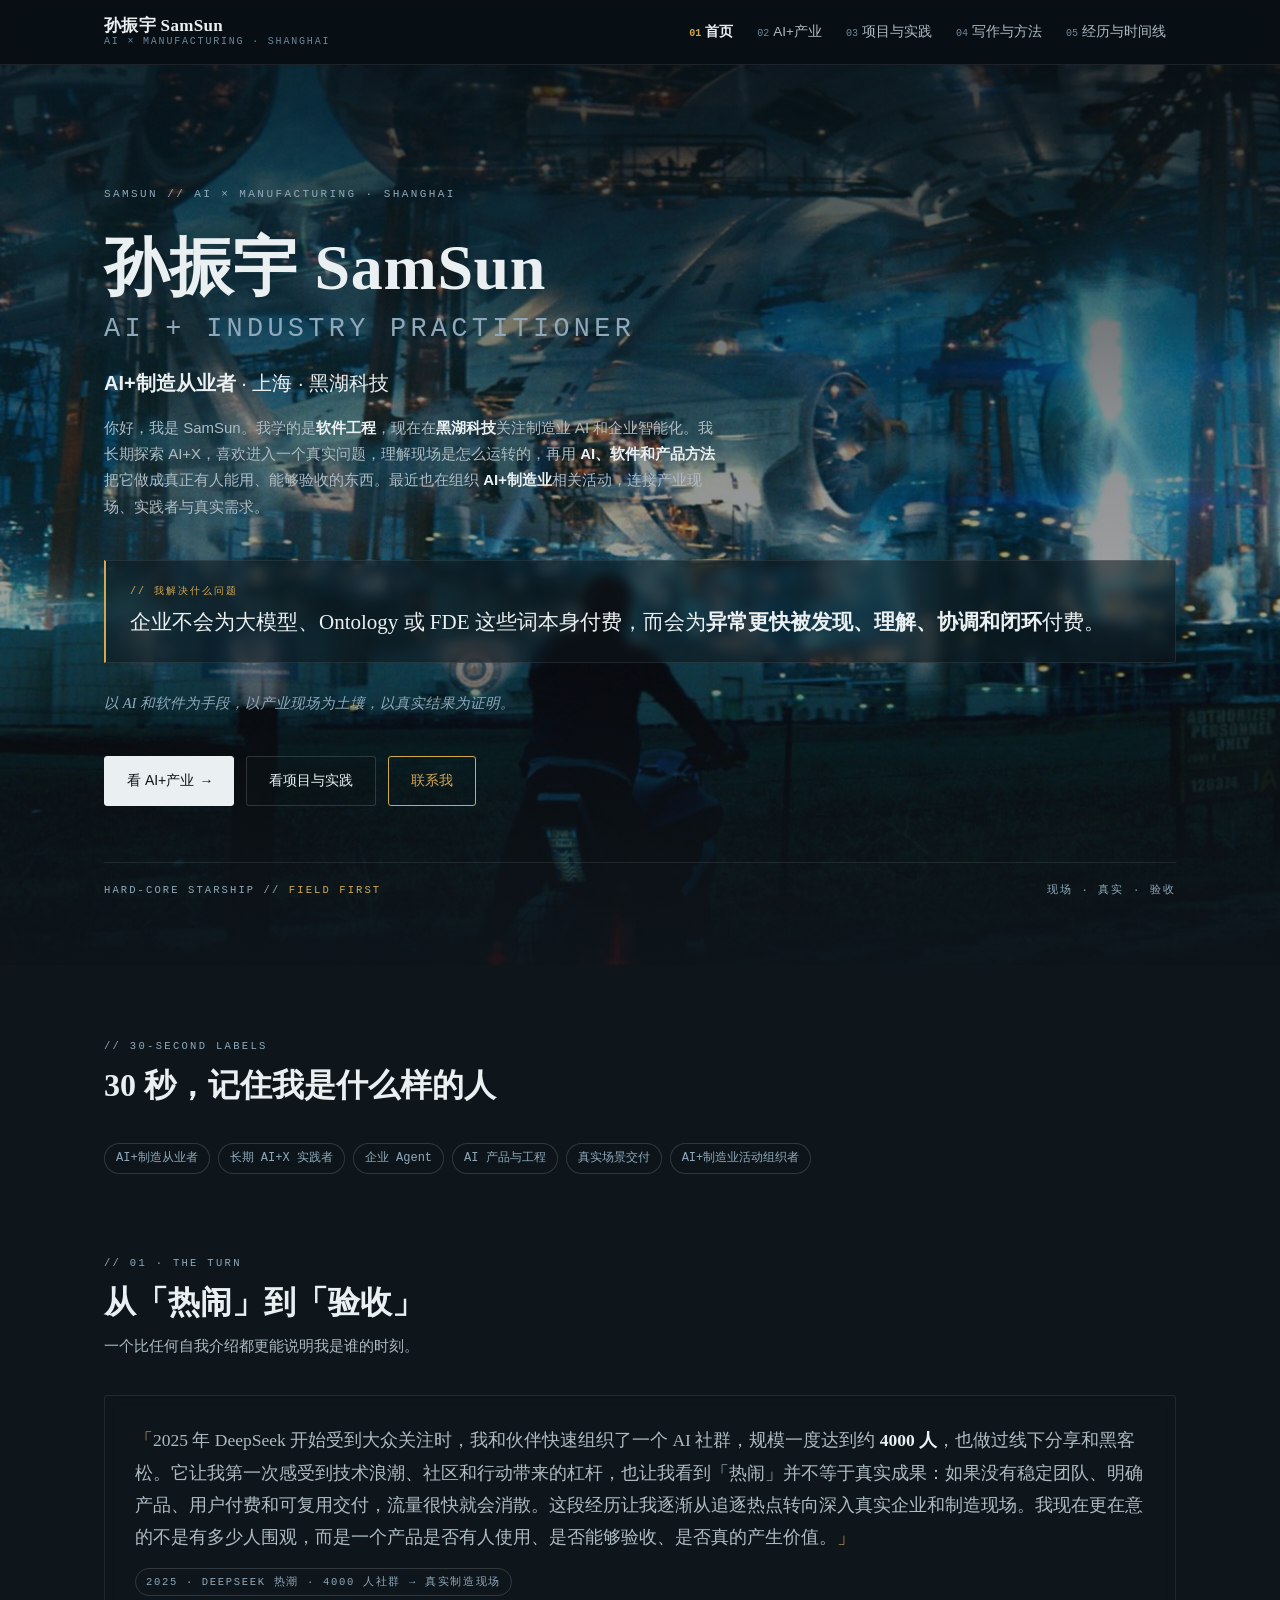
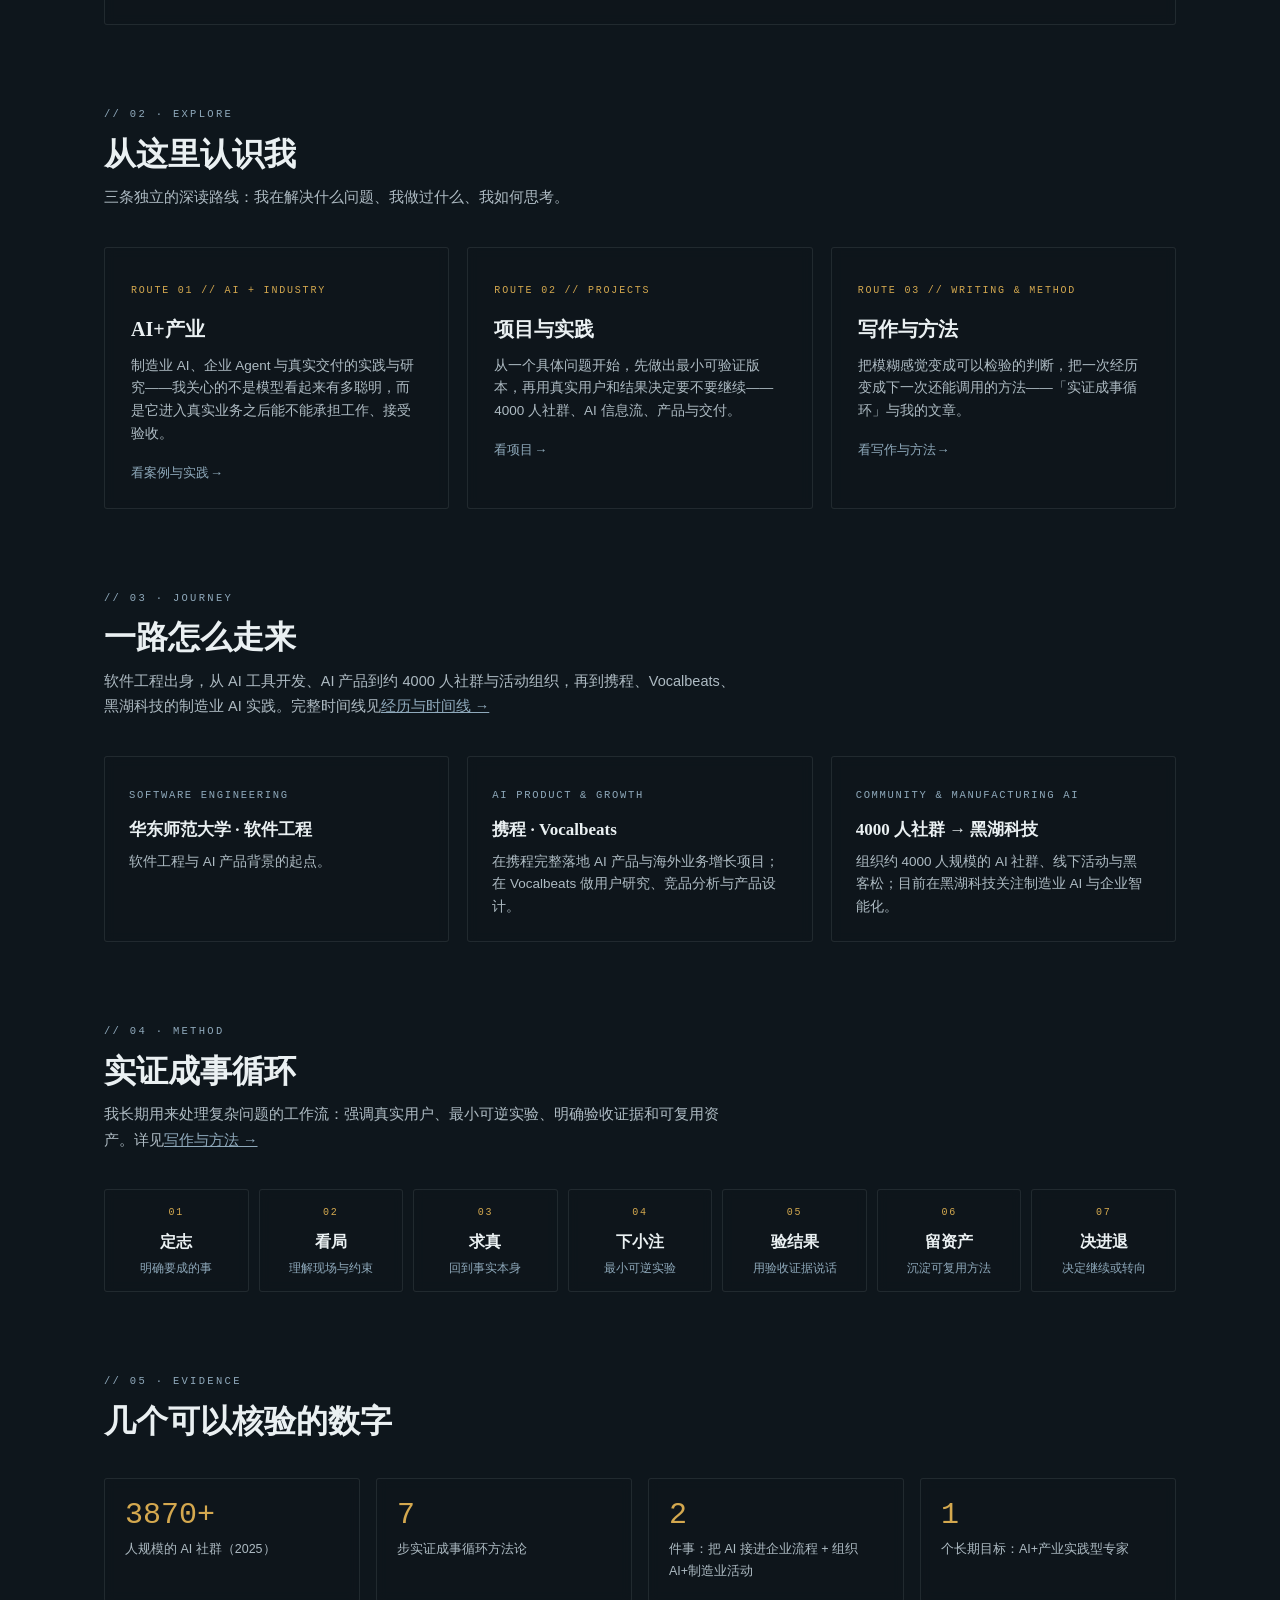
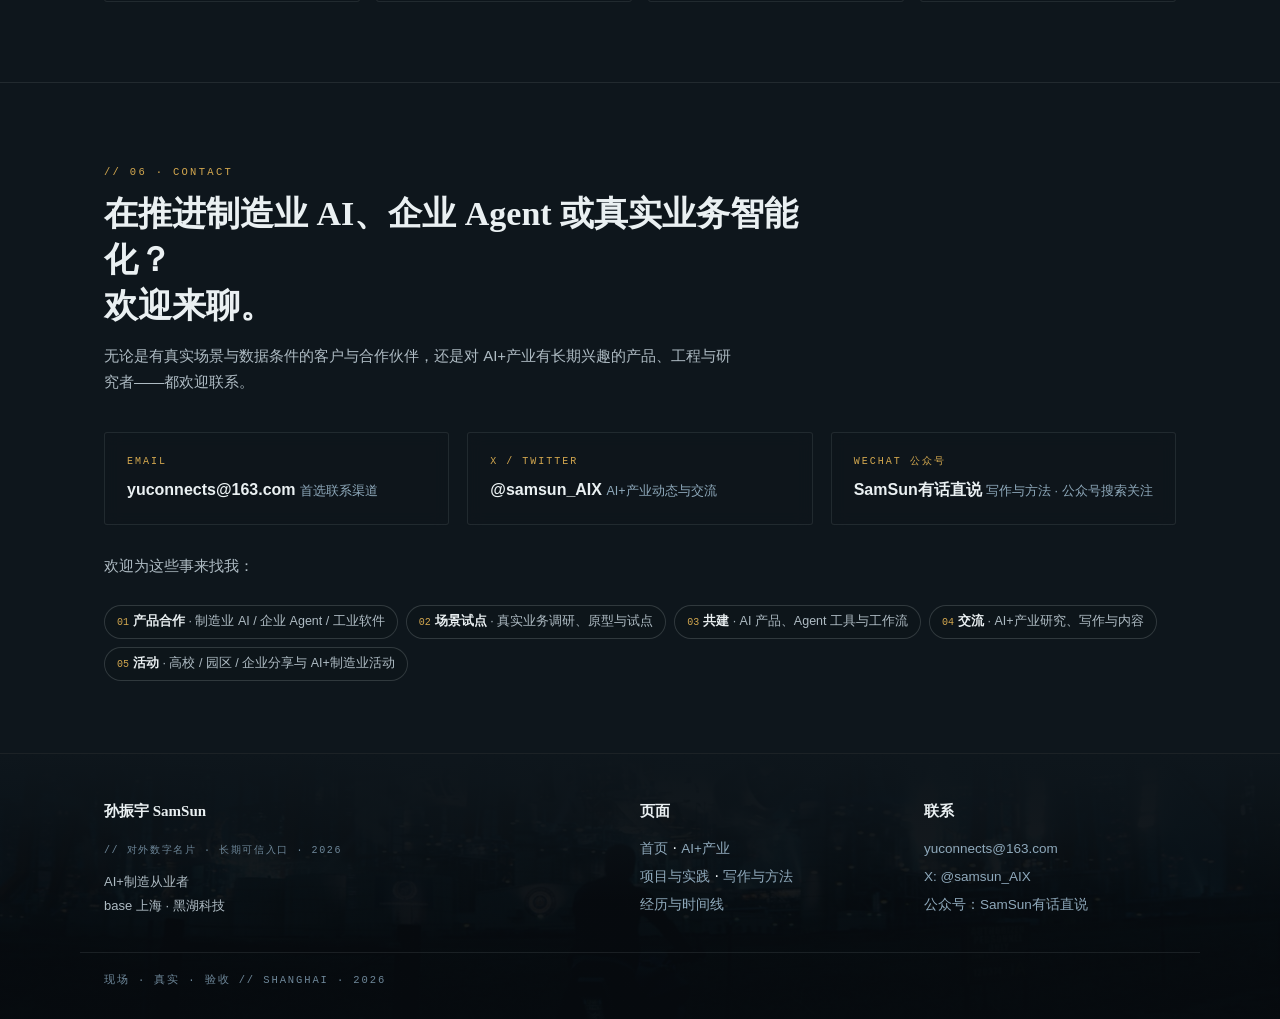
<file: index.html>
<!DOCTYPE html>
<html lang="zh-CN">
<head>
<meta charset="UTF-8">
<meta name="viewport" content="width=device-width, initial-scale=1.0">
<title>孙振宇 SamSun · AI+制造从业者</title>
<meta name="description" content="孙振宇（SamSun）的个人网站：AI+制造从业者，base 上海 · 黑湖科技。长期探索 AI+X，把 AI 接进真实企业流程，让它理解业务、调用工具、承担工作、接受验收；组织 AI+制造业活动，连接产业现场与真实需求。">
<meta property="og:title" content="孙振宇 SamSun · AI+制造从业者">
<meta property="og:description" content="把 AI 接进真实企业流程，让它理解业务、调用工具、承担工作、接受结果验收。">
<meta property="og:image" content="assets/images/og-1200.jpg">
<meta property="og:type" content="website">
<link rel="icon" href="assets/favicon.svg" type="image/svg+xml">
<link rel="stylesheet" href="assets/site.css">
</head>
<body>
<a class="skip-link" href="#main">跳到主要内容</a>

<!-- 加载画面（星舰轨道 · 仅首页） -->
<div class="boot" id="boot" role="presentation" aria-hidden="true">
  <div class="boot-inner">
    <div class="boot-orbit" aria-hidden="true">
      <span class="orbit-ring"></span>
      <span class="orbit-ring orbit-ring-2"></span>
    </div>
    <div class="boot-name">孙振宇 <em>SamSun</em></div>
    <div class="boot-kicker">AI × MANUFACTURING</div>
    <div class="boot-line" aria-hidden="true"></div>
    <div class="boot-hint">LOADING <span class="dots"><b>.</b><b>.</b><b>.</b></span></div>
  </div>
</div>

<header class="site-header" id="siteHeader">
  <div class="header-inner">
    <a class="brand" href="index.html">
      <span class="b-zh">孙振宇 SamSun</span>
      <span class="b-en">AI × Manufacturing · Shanghai</span>
    </a>
    <nav class="main-nav" aria-label="主导航">
      <a href="index.html" aria-current="page"><span class="no">01</span>首页</a>
      <a href="ai-industry.html"><span class="no">02</span>AI+产业</a>
      <a href="projects.html"><span class="no">03</span>项目与实践</a>
      <a href="writing.html"><span class="no">04</span>写作与方法</a>
      <a href="journey.html"><span class="no">05</span>经历与时间线</a>
    </nav>
  </div>
</header>

<main id="main">

  <!-- 首屏 -->
  <section class="hero" aria-label="孙振宇的个人简介">
    <div class="hero-inner">
      <div class="kicker">SAMSUN // AI × MANUFACTURING · SHANGHAI</div>
      <h1>
        <span class="zh">孙振宇 SamSun</span>
        <span class="en">AI + Industry Practitioner</span>
      </h1>
      <p class="role"><b>AI+制造从业者</b> · 上海 · 黑湖科技</p>
      <p class="hero-sub">你好，我是 SamSun。我学的是<b>软件工程</b>，现在在<b>黑湖科技</b>关注制造业 AI 和企业智能化。我长期探索 AI+X，喜欢进入一个真实问题，理解现场是怎么运转的，再用 <b>AI、软件和产品方法</b>把它做成真正有人能用、能够验收的东西。最近也在组织 <b>AI+制造业</b>相关活动，连接产业现场、实践者与真实需求。</p>

      <div class="memory">
        <span class="m-tag">// 我解决什么问题</span>
        <p>企业不会为大模型、Ontology 或 FDE 这些词本身付费，而会为<b>异常更快被发现、理解、协调和闭环</b>付费。</p>
      </div>

      <p class="sign-line">以 AI 和软件为手段，以产业现场为土壤，以真实结果为证明。</p>

      <div class="hero-cta">
        <a class="btn btn-primary" href="ai-industry.html">看 AI+产业 <span class="arr">→</span></a>
        <a class="btn" href="projects.html">看项目与实践</a>
        <a class="btn btn-signal" href="#contact">联系我</a>
      </div>

      <div class="hero-sign" aria-hidden="true">
        <span>HARD-CORE STARSHIP // <em>FIELD FIRST</em></span>
        <span>现场 · 真实 · 验收</span>
      </div>
    </div>
  </section>

  <div class="container">
    <!-- 标签 -->
    <section class="section rv" aria-labelledby="tag-title">
      <div class="section-head">
        <span class="tag">// 30-SECOND LABELS</span>
        <h2 id="tag-title">30 秒，记住我是什么样的人</h2>
      </div>
      <div class="chip-row">
        <span class="chip">AI+制造从业者</span>
        <span class="chip">长期 AI+X 实践者</span>
        <span class="chip">企业 Agent</span>
        <span class="chip">AI 产品与工程</span>
        <span class="chip">真实场景交付</span>
        <span class="chip">AI+制造业活动组织者</span>
      </div>
    </section>

    <!-- 转折故事 -->
    <section class="section rv" aria-labelledby="story-title">
      <div class="section-head">
        <span class="tag">// 01 · THE TURN</span>
        <h2 id="story-title">从「热闹」到「验收」</h2>
        <p class="sec-note">一个比任何自我介绍都更能说明我是谁的时刻。</p>
      </div>
      <blockquote class="quote-block">
        <p><span class="q-open">「</span>2025 年 DeepSeek 开始受到大众关注时，我和伙伴快速组织了一个 AI 社群，规模一度达到约 <b>4000 人</b>，也做过线下分享和黑客松。它让我第一次感受到技术浪潮、社区和行动带来的杠杆，也让我看到「热闹」并不等于真实成果：如果没有稳定团队、明确产品、用户付费和可复用交付，流量很快就会消散。这段经历让我逐渐从追逐热点转向深入真实企业和制造现场。我现在更在意的不是有多少人围观，而是一个产品是否有人使用、是否能够验收、是否真的产生价值。<span class="q-close">」</span></p>
        <span class="q-tag">2025 · DEEPSEEK 热潮 · 4000 人社群 → 真实制造现场</span>
      </blockquote>
    </section>

    <!-- 三条路线 -->
    <section class="section rv" aria-labelledby="routes-title">
      <div class="section-head">
        <span class="tag">// 02 · EXPLORE</span>
        <h2 id="routes-title">从这里认识我</h2>
        <p class="sec-note">三条独立的深读路线：我在解决什么问题、我做过什么、我如何思考。</p>
      </div>
      <div class="routes">
        <a class="route" href="ai-industry.html">
          <span class="r-no">ROUTE 01 // AI + INDUSTRY</span>
          <h3>AI+产业</h3>
          <p>制造业 AI、企业 Agent 与真实交付的实践与研究——我关心的不是模型看起来有多聪明，而是它进入真实业务之后能不能承担工作、接受验收。</p>
          <span class="go">看案例与实践 <span class="arr">→</span></span>
        </a>
        <a class="route" href="projects.html">
          <span class="r-no">ROUTE 02 // PROJECTS</span>
          <h3>项目与实践</h3>
          <p>从一个具体问题开始，先做出最小可验证版本，再用真实用户和结果决定要不要继续——4000 人社群、AI 信息流、产品与交付。</p>
          <span class="go">看项目 <span class="arr">→</span></span>
        </a>
        <a class="route" href="writing.html">
          <span class="r-no">ROUTE 03 // WRITING &amp; METHOD</span>
          <h3>写作与方法</h3>
          <p>把模糊感觉变成可以检验的判断，把一次经历变成下一次还能调用的方法——「实证成事循环」与我的文章。</p>
          <span class="go">看写作与方法 <span class="arr">→</span></span>
        </a>
      </div>
    </section>

    <!-- 经历速览 -->
    <section class="section rv" aria-labelledby="journey-title">
      <div class="section-head">
        <span class="tag">// 03 · JOURNEY</span>
        <h2 id="journey-title">一路怎么走来</h2>
        <p class="sec-note">软件工程出身，从 AI 工具开发、AI 产品到约 4000 人社群与活动组织，再到携程、Vocalbeats、黑湖科技的制造业 AI 实践。完整时间线见<a href="journey.html">经历与时间线 →</a></p>
      </div>
      <div class="mini-grid">
        <div class="mini">
          <span class="mini-year">SOFTWARE ENGINEERING</span>
          <h3>华东师范大学 · 软件工程</h3>
          <p>软件工程与 AI 产品背景的起点。</p>
        </div>
        <div class="mini">
          <span class="mini-year">AI PRODUCT &amp; GROWTH</span>
          <h3>携程 · Vocalbeats</h3>
          <p>在携程完整落地 AI 产品与海外业务增长项目；在 Vocalbeats 做用户研究、竞品分析与产品设计。</p>
        </div>
        <div class="mini">
          <span class="mini-year">COMMUNITY &amp; MANUFACTURING AI</span>
          <h3>4000 人社群 → 黑湖科技</h3>
          <p>组织约 4000 人规模的 AI 社群、线下活动与黑客松；目前在黑湖科技关注制造业 AI 与企业智能化。</p>
        </div>
      </div>
    </section>

    <!-- 方法论精简 -->
    <section class="section rv" aria-labelledby="method-title">
      <div class="section-head">
        <span class="tag">// 04 · METHOD</span>
        <h2 id="method-title">实证成事循环</h2>
        <p class="sec-note">我长期用来处理复杂问题的工作流：强调真实用户、最小可逆实验、明确验收证据和可复用资产。详见<a href="writing.html">写作与方法 →</a></p>
      </div>
      <div class="loop">
        <div class="loop-step"><span class="ls-no">01</span><span class="ls-name">定志</span><span class="ls-desc">明确要成的事</span></div>
        <div class="loop-step"><span class="ls-no">02</span><span class="ls-name">看局</span><span class="ls-desc">理解现场与约束</span></div>
        <div class="loop-step"><span class="ls-no">03</span><span class="ls-name">求真</span><span class="ls-desc">回到事实本身</span></div>
        <div class="loop-step"><span class="ls-no">04</span><span class="ls-name">下小注</span><span class="ls-desc">最小可逆实验</span></div>
        <div class="loop-step"><span class="ls-no">05</span><span class="ls-name">验结果</span><span class="ls-desc">用验收证据说话</span></div>
        <div class="loop-step"><span class="ls-no">06</span><span class="ls-name">留资产</span><span class="ls-desc">沉淀可复用方法</span></div>
        <div class="loop-step"><span class="ls-no">07</span><span class="ls-name">决进退</span><span class="ls-desc">决定继续或转向</span></div>
      </div>
    </section>

    <!-- 数字证据 -->
    <section class="section rv" aria-labelledby="num-title">
      <div class="section-head">
        <span class="tag">// 05 · EVIDENCE</span>
        <h2 id="num-title">几个可以核验的数字</h2>
      </div>
      <div class="stats">
        <div class="stat"><span class="n" data-count="4000" data-suffix="+">4000+</span><span class="l">人规模的 AI 社群（2025）</span></div>
        <div class="stat"><span class="n" data-count="7">7</span><span class="l">步实证成事循环方法论</span></div>
        <div class="stat"><span class="n" data-count="2">2</span><span class="l">件事：把 AI 接进企业流程 + 组织 AI+制造业活动</span></div>
        <div class="stat"><span class="n">1</span><span class="l">个长期目标：AI+产业实践型专家</span></div>
      </div>
    </section>
  </div>

  <!-- 联系 -->
  <section class="contact-band" id="contact" aria-labelledby="contact-title">
    <div class="container">
      <span class="tag">// 06 · CONTACT</span>
      <h2 id="contact-title">在推进制造业 AI、企业 Agent 或真实业务智能化？<br>欢迎来聊。</h2>
      <p class="c-sub">无论是有真实场景与数据条件的客户与合作伙伴，还是对 AI+产业有长期兴趣的产品、工程与研究者——都欢迎联系。</p>
      <div class="contact-grid">
        <a class="c-card" href="mailto:yuconnects@163.com">
          <span class="c-type">EMAIL</span>
          <span class="c-main">yuconnects@163.com</span>
          <span class="c-note">首选联系渠道</span>
        </a>
        <a class="c-card" href="https://x.com/samsun_AIX" target="_blank" rel="noopener">
          <span class="c-type">X / TWITTER</span>
          <span class="c-main">@samsun_AIX</span>
          <span class="c-note">AI+产业动态与交流</span>
        </a>
        <a class="c-card" href="#contact">
          <span class="c-type">WECHAT 公众号</span>
          <span class="c-main">SamSun有话直说</span>
          <span class="c-note">写作与方法 · 公众号搜索关注</span>
        </a>
      </div>
      <p class="c-sub" style="margin-top:28px">欢迎为这些事来找我：</p>
      <div class="want-row">
        <span class="want-chip"><span class="w-no">01</span><b>产品合作</b> · 制造业 AI / 企业 Agent / 工业软件</span>
        <span class="want-chip"><span class="w-no">02</span><b>场景试点</b> · 真实业务调研、原型与试点</span>
        <span class="want-chip"><span class="w-no">03</span><b>共建</b> · AI 产品、Agent 工具与工作流</span>
        <span class="want-chip"><span class="w-no">04</span><b>交流</b> · AI+产业研究、写作与内容</span>
        <span class="want-chip"><span class="w-no">05</span><b>活动</b> · 高校 / 园区 / 企业分享与 AI+制造业活动</span>
      </div>
    </div>
  </section>

</main>

<footer class="site-footer">
  <div class="footer-inner">
    <div class="f-col">
      <b>孙振宇 SamSun</b>
      <span class="hud">// 对外数字名片 · 长期可信入口 · 2026</span>
      <p style="margin-top:8px">AI+制造从业者<br>base 上海 · 黑湖科技</p>
    </div>
    <div class="f-col">
      <b>页面</b>
      <a href="index.html">首页</a> · <a href="ai-industry.html">AI+产业</a><br>
      <a href="projects.html">项目与实践</a> · <a href="writing.html">写作与方法</a><br>
      <a href="journey.html">经历与时间线</a>
    </div>
    <div class="f-col">
      <b>联系</b>
      <a href="mailto:yuconnects@163.com">yuconnects@163.com</a><br>
      <a href="https://x.com/samsun_AIX" target="_blank" rel="noopener">X: @samsun_AIX</a><br>
      <a href="#contact">公众号：SamSun有话直说</a>
    </div>
  </div>
  <div class="foot-sig">现场 · 真实 · 验收 // SHANGHAI · 2026</div>
</footer>

<script src="assets/site.js"></script>
</body>
</html>
</file>
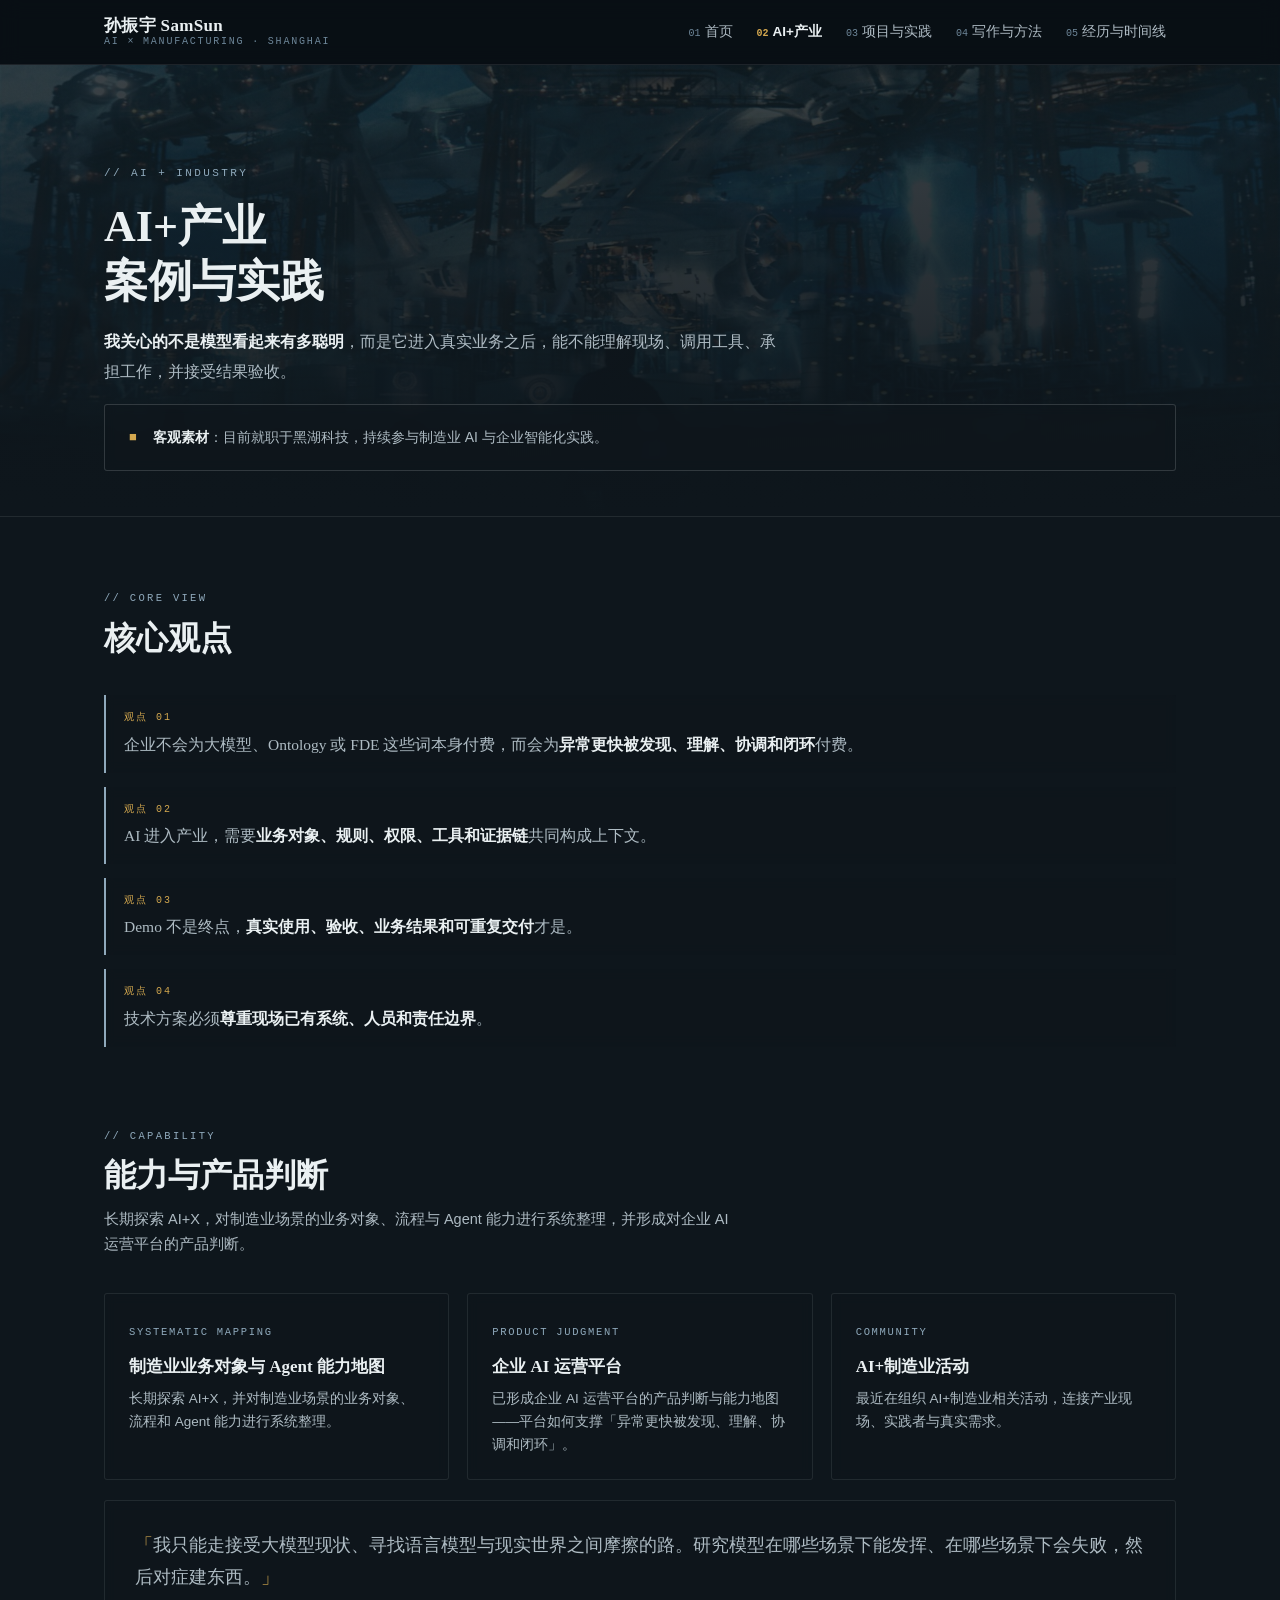
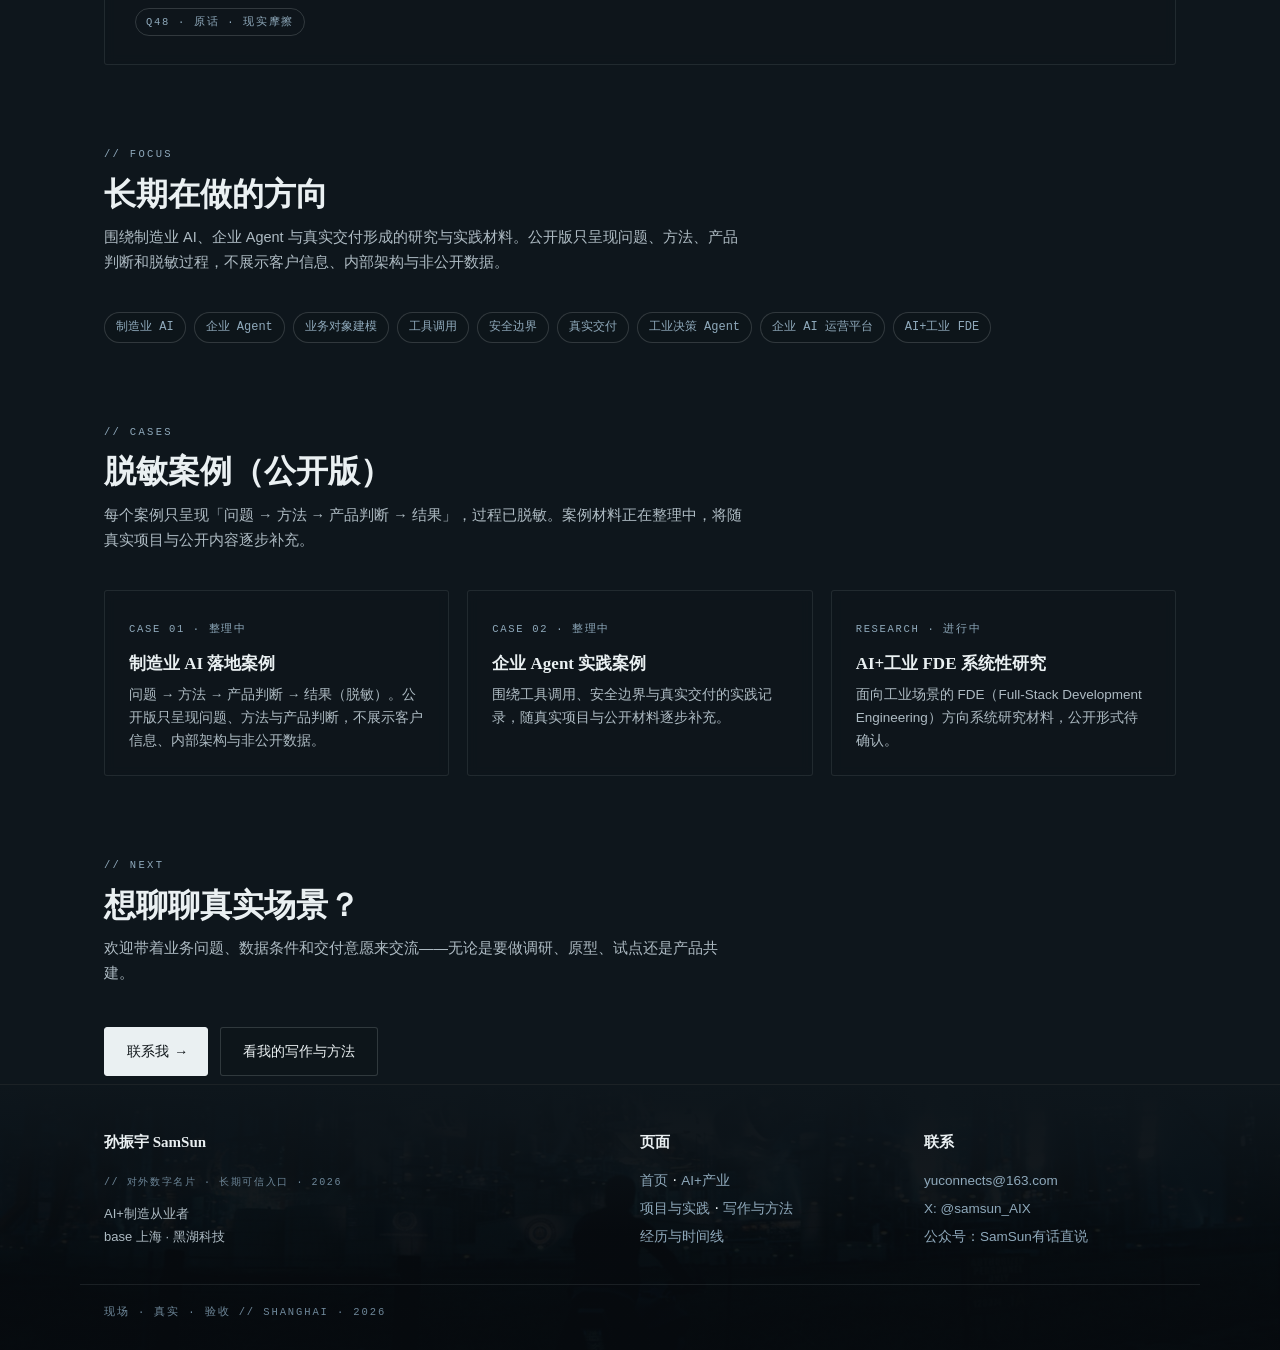
<file: ai-industry.html>
﻿<!DOCTYPE html>
<html lang="zh-CN">
<head>
<meta charset="UTF-8">
<meta name="viewport" content="width=device-width, initial-scale=1.0">
<title>AI+产业 · 孙振宇 SamSun</title>
<meta name="description" content="SamSun 的 AI+产业实践与研究：制造业 AI、企业 Agent、业务对象建模、工具调用、安全边界与真实交付。公开版只呈现问题、方法、产品判断和脱敏过程。">
<meta property="og:title" content="AI+产业 · 孙振宇 SamSun">
<meta property="og:description" content="企业会为异常更快被发现、理解、协调和闭环付费。">
<meta property="og:image" content="assets/images/og-1200.jpg">
<meta property="og:type" content="website">
<link rel="icon" href="assets/favicon.svg" type="image/svg+xml">
<link rel="stylesheet" href="assets/site.css">
</head>
<body>
<a class="skip-link" href="#main">跳到主要内容</a>

<header class="site-header" id="siteHeader">
  <div class="header-inner">
    <a class="brand" href="index.html">
      <span class="b-zh">孙振宇 SamSun</span>
      <span class="b-en">AI × Manufacturing · Shanghai</span>
    </a>
    <nav class="main-nav" aria-label="主导航">
      <a href="index.html"><span class="no">01</span>首页</a>
      <a href="ai-industry.html" aria-current="page"><span class="no">02</span>AI+产业</a>
      <a href="projects.html"><span class="no">03</span>项目与实践</a>
      <a href="writing.html"><span class="no">04</span>写作与方法</a>
      <a href="journey.html"><span class="no">05</span>经历与时间线</a>
    </nav>
  </div>
</header>

<main id="main">

  <section class="page-hero" aria-label="AI+产业页面介绍">
    <div class="container">
      <div class="kicker">// AI + INDUSTRY</div>
      <h1>AI+产业<br>案例与实践</h1>
      <p class="lead"><b>我关心的不是模型看起来有多聪明</b>，而是它进入真实业务之后，能不能理解现场、调用工具、承担工作，并接受结果验收。</p>
      <div class="fact">
        <span class="f-ico">■</span>
        <p><b>客观素材</b>：目前就职于黑湖科技，持续参与制造业 AI 与企业智能化实践。</p>
      </div>
    </div>
  </section>

  <div class="container">

    <!-- 核心观点 -->
    <section class="section rv" aria-labelledby="vp-title">
      <div class="section-head">
        <span class="tag">// CORE VIEW</span>
        <h2 id="vp-title">核心观点</h2>
      </div>
      <div class="viewpoints">
        <div class="viewpoint">
          <span class="v-no">观点 01</span>
          <p>企业不会为大模型、Ontology 或 FDE 这些词本身付费，而会为<b>异常更快被发现、理解、协调和闭环</b>付费。</p>
        </div>
        <div class="viewpoint">
          <span class="v-no">观点 02</span>
          <p>AI 进入产业，需要<b>业务对象、规则、权限、工具和证据链</b>共同构成上下文。</p>
        </div>
        <div class="viewpoint">
          <span class="v-no">观点 03</span>
          <p>Demo 不是终点，<b>真实使用、验收、业务结果和可重复交付</b>才是。</p>
        </div>
        <div class="viewpoint">
          <span class="v-no">观点 04</span>
          <p>技术方案必须<b>尊重现场已有系统、人员和责任边界</b>。</p>
        </div>
      </div>
    </section>

    <!-- 能力与判断 -->
    <section class="section rv" aria-labelledby="cap-title">
      <div class="section-head">
        <span class="tag">// CAPABILITY</span>
        <h2 id="cap-title">能力与产品判断</h2>
        <p class="sec-note">长期探索 AI+X，对制造业场景的业务对象、流程与 Agent 能力进行系统整理，并形成对企业 AI 运营平台的产品判断。</p>
      </div>
      <div class="mini-grid">
        <div class="mini">
          <span class="mini-year">SYSTEMATIC MAPPING</span>
          <h3>制造业业务对象与 Agent 能力地图</h3>
          <p>长期探索 AI+X，并对制造业场景的业务对象、流程和 Agent 能力进行系统整理。</p>
        </div>
        <div class="mini">
          <span class="mini-year">PRODUCT JUDGMENT</span>
          <h3>企业 AI 运营平台</h3>
          <p>已形成企业 AI 运营平台的产品判断与能力地图——平台如何支撑「异常更快被发现、理解、协调和闭环」。</p>
        </div>
        <div class="mini">
          <span class="mini-year">COMMUNITY</span>
          <h3>AI+制造业活动</h3>
          <p>最近在组织 AI+制造业相关活动，连接产业现场、实践者与真实需求。</p>
        </div>
      </div>
      <blockquote class="quote-block" style="margin-top:20px">
        <p><span class="q-open">「</span>我只能走接受大模型现状、寻找语言模型与现实世界之间摩擦的路。研究模型在哪些场景下能发挥、在哪些场景下会失败，然后对症建东西。<span class="q-close">」</span></p>
        <span class="q-tag">Q48 · 原话 · 现实摩擦</span>
      </blockquote>
    </section>

    <!-- 研究方向 -->
    <section class="section rv" aria-labelledby="focus-title">
      <div class="section-head">
        <span class="tag">// FOCUS</span>
        <h2 id="focus-title">长期在做的方向</h2>
        <p class="sec-note">围绕制造业 AI、企业 Agent 与真实交付形成的研究与实践材料。公开版只呈现问题、方法、产品判断和脱敏过程，不展示客户信息、内部架构与非公开数据。</p>
      </div>
      <div class="chip-row">
        <span class="chip">制造业 AI</span>
        <span class="chip">企业 Agent</span>
        <span class="chip">业务对象建模</span>
        <span class="chip">工具调用</span>
        <span class="chip">安全边界</span>
        <span class="chip">真实交付</span>
        <span class="chip">工业决策 Agent</span>
        <span class="chip">企业 AI 运营平台</span>
        <span class="chip">AI+工业 FDE</span>
      </div>
    </section>

    <!-- 案例框架 -->
    <section class="section rv" aria-labelledby="case-title">
      <div class="section-head">
        <span class="tag">// CASES</span>
        <h2 id="case-title">脱敏案例（公开版）</h2>
        <p class="sec-note">每个案例只呈现「问题 → 方法 → 产品判断 → 结果」，过程已脱敏。案例材料正在整理中，将随真实项目与公开内容逐步补充。</p>
      </div>
      <div class="mini-grid">
        <div class="mini">
          <span class="mini-year">CASE 01 · 整理中</span>
          <h3>制造业 AI 落地案例</h3>
          <p>问题 → 方法 → 产品判断 → 结果（脱敏）。公开版只呈现问题、方法与产品判断，不展示客户信息、内部架构与非公开数据。</p>
        </div>
        <div class="mini">
          <span class="mini-year">CASE 02 · 整理中</span>
          <h3>企业 Agent 实践案例</h3>
          <p>围绕工具调用、安全边界与真实交付的实践记录，随真实项目与公开材料逐步补充。</p>
        </div>
        <div class="mini">
          <span class="mini-year">RESEARCH · 进行中</span>
          <h3>AI+工业 FDE 系统性研究</h3>
          <p>面向工业场景的 FDE（Full-Stack Development Engineering）方向系统研究材料，公开形式待确认。</p>
        </div>
      </div>
    </section>

    <section class="section rv" aria-labelledby="next-title">
      <div class="section-head">
        <span class="tag">// NEXT</span>
        <h2 id="next-title">想聊聊真实场景？</h2>
        <p class="sec-note">欢迎带着业务问题、数据条件和交付意愿来交流——无论是要做调研、原型、试点还是产品共建。</p>
      </div>
      <div class="hero-cta">
        <a class="btn btn-primary" href="index.html#contact">联系我 <span class="arr">→</span></a>
        <a class="btn" href="writing.html">看我的写作与方法</a>
      </div>
    </section>

  </div>

</main>

<footer class="site-footer">
  <div class="footer-inner">
    <div class="f-col">
      <b>孙振宇 SamSun</b>
      <span class="hud">// 对外数字名片 · 长期可信入口 · 2026</span>
      <p style="margin-top:8px">AI+制造从业者<br>base 上海 · 黑湖科技</p>
    </div>
    <div class="f-col">
      <b>页面</b>
      <a href="index.html">首页</a> · <a href="ai-industry.html">AI+产业</a><br>
      <a href="projects.html">项目与实践</a> · <a href="writing.html">写作与方法</a><br>
      <a href="journey.html">经历与时间线</a>
    </div>
    <div class="f-col">
      <b>联系</b>
      <a href="mailto:yuconnects@163.com">yuconnects@163.com</a><br>
      <a href="https://x.com/samsun_AIX" target="_blank" rel="noopener">X: @samsun_AIX</a><br>
      <a href="index.html#contact">公众号：SamSun有话直说</a>
    </div>
  </div>
  <div class="foot-sig">现场 · 真实 · 验收 // SHANGHAI · 2026</div>
</footer>

<script src="assets/site.js"></script>
</body>
</html>
</file>
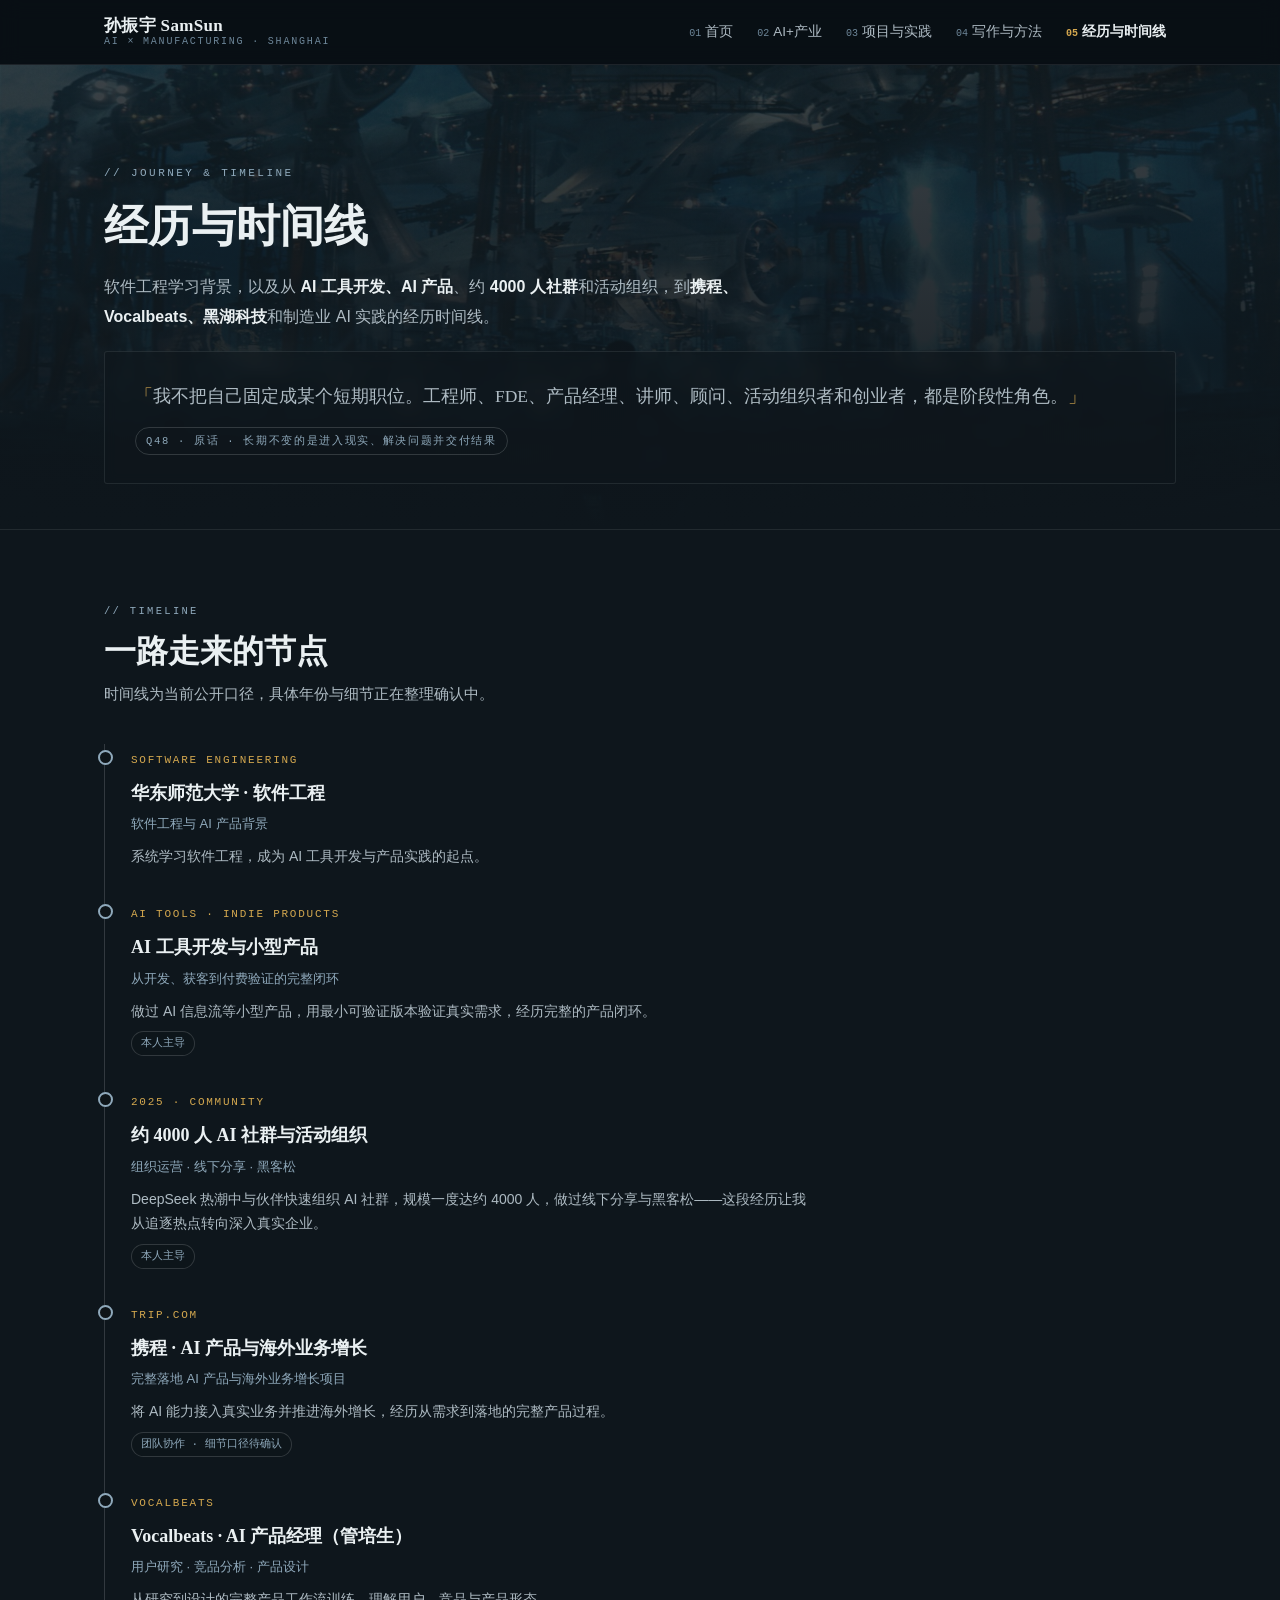
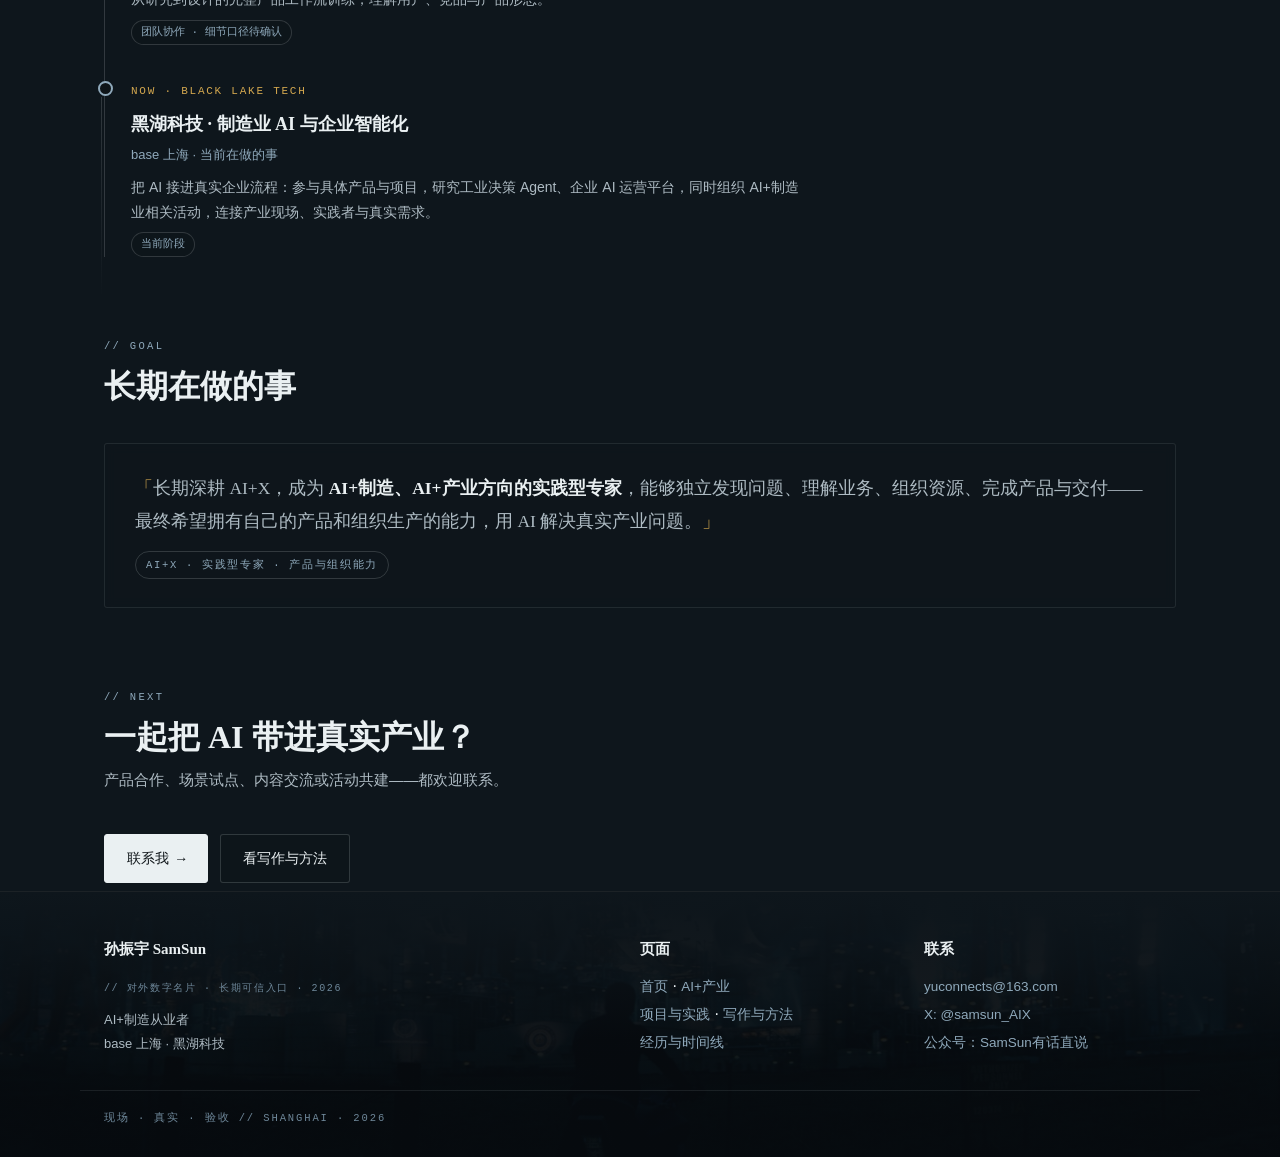
<file: journey.html>
﻿<!DOCTYPE html>
<html lang="zh-CN">
<head>
<meta charset="UTF-8">
<meta name="viewport" content="width=device-width, initial-scale=1.0">
<title>经历与时间线 · 孙振宇 SamSun</title>
<meta name="description" content="SamSun 的经历时间线：华东师范大学软件工程背景，从 AI 工具开发、AI 产品、约 4000 人社群和活动组织，到携程、Vocalbeats、黑湖科技和制造业 AI 实践。">
<meta property="og:title" content="经历与时间线 · 孙振宇 SamSun">
<meta property="og:description" content="软件工程出身，长期 AI+X 实践：AI 工具开发、AI 产品、4000 人社群、携程、Vocalbeats、黑湖科技。">
<meta property="og:image" content="assets/images/og-1200.jpg">
<meta property="og:type" content="website">
<link rel="icon" href="assets/favicon.svg" type="image/svg+xml">
<link rel="stylesheet" href="assets/site.css">
</head>
<body>
<a class="skip-link" href="#main">跳到主要内容</a>

<header class="site-header" id="siteHeader">
  <div class="header-inner">
    <a class="brand" href="index.html">
      <span class="b-zh">孙振宇 SamSun</span>
      <span class="b-en">AI × Manufacturing · Shanghai</span>
    </a>
    <nav class="main-nav" aria-label="主导航">
      <a href="index.html"><span class="no">01</span>首页</a>
      <a href="ai-industry.html"><span class="no">02</span>AI+产业</a>
      <a href="projects.html"><span class="no">03</span>项目与实践</a>
      <a href="writing.html"><span class="no">04</span>写作与方法</a>
      <a href="journey.html" aria-current="page"><span class="no">05</span>经历与时间线</a>
    </nav>
  </div>
</header>

<main id="main">

  <section class="page-hero" aria-label="经历与时间线页面介绍">
    <div class="container">
      <div class="kicker">// JOURNEY &amp; TIMELINE</div>
      <h1>经历与时间线</h1>
      <p class="lead">软件工程学习背景，以及从 <b>AI 工具开发、AI 产品</b>、约 <b>4000 人社群</b>和活动组织，到<b>携程、Vocalbeats、黑湖科技</b>和制造业 AI 实践的经历时间线。</p>
      <blockquote class="quote-block" style="margin-top:20px">
        <p><span class="q-open">「</span>我不把自己固定成某个短期职位。工程师、FDE、产品经理、讲师、顾问、活动组织者和创业者，都是阶段性角色。<span class="q-close">」</span></p>
        <span class="q-tag">Q48 · 原话 · 长期不变的是进入现实、解决问题并交付结果</span>
      </blockquote>
    </div>
  </section>

  <div class="container">

    <!-- 时间线 -->
    <section class="section rv" aria-labelledby="tl-title">
      <div class="section-head">
        <span class="tag">// TIMELINE</span>
        <h2 id="tl-title">一路走来的节点</h2>
        <p class="sec-note">时间线为当前公开口径，具体年份与细节正在整理确认中。</p>
      </div>
      <div class="timeline">
        <div class="tl-item">
          <span class="tl-year">SOFTWARE ENGINEERING</span>
          <h3>华东师范大学 · 软件工程</h3>
          <p class="tl-role">软件工程与 AI 产品背景</p>
          <p>系统学习软件工程，成为 AI 工具开发与产品实践的起点。</p>
        </div>
        <div class="tl-item">
          <span class="tl-year">AI TOOLS · INDIE PRODUCTS</span>
          <h3>AI 工具开发与小型产品</h3>
          <p class="tl-role">从开发、获客到付费验证的完整闭环</p>
          <p>做过 AI 信息流等小型产品，用最小可验证版本验证真实需求，经历完整的产品闭环。</p>
          <span class="tl-tag">本人主导</span>
        </div>
        <div class="tl-item">
          <span class="tl-year">2025 · COMMUNITY</span>
          <h3>约 4000 人 AI 社群与活动组织</h3>
          <p class="tl-role">组织运营 · 线下分享 · 黑客松</p>
          <p>DeepSeek 热潮中与伙伴快速组织 AI 社群，规模一度达约 4000 人，做过线下分享与黑客松——这段经历让我从追逐热点转向深入真实企业。</p>
          <span class="tl-tag">本人主导</span>
        </div>
        <div class="tl-item">
          <span class="tl-year">TRIP.COM</span>
          <h3>携程 · AI 产品与海外业务增长</h3>
          <p class="tl-role">完整落地 AI 产品与海外业务增长项目</p>
          <p>将 AI 能力接入真实业务并推进海外增长，经历从需求到落地的完整产品过程。</p>
          <span class="tl-tag">团队协作 · 细节口径待确认</span>
        </div>
        <div class="tl-item">
          <span class="tl-year">VOCALBEATS</span>
          <h3>Vocalbeats · AI 产品经理（管培生）</h3>
          <p class="tl-role">用户研究 · 竞品分析 · 产品设计</p>
          <p>从研究到设计的完整产品工作流训练，理解用户、竞品与产品形态。</p>
          <span class="tl-tag">团队协作 · 细节口径待确认</span>
        </div>
        <div class="tl-item">
          <span class="tl-year">NOW · BLACK LAKE TECH</span>
          <h3>黑湖科技 · 制造业 AI 与企业智能化</h3>
          <p class="tl-role">base 上海 · 当前在做的事</p>
          <p>把 AI 接进真实企业流程：参与具体产品与项目，研究工业决策 Agent、企业 AI 运营平台，同时组织 AI+制造业相关活动，连接产业现场、实践者与真实需求。</p>
          <span class="tl-tag">当前阶段</span>
        </div>
      </div>
    </section>

    <!-- 理想 -->
    <section class="section rv" aria-labelledby="goal-title">
      <div class="section-head">
        <span class="tag">// GOAL</span>
        <h2 id="goal-title">长期在做的事</h2>
      </div>
      <blockquote class="quote-block">
        <p><span class="q-open">「</span>长期深耕 AI+X，成为 <b>AI+制造、AI+产业方向的实践型专家</b>，能够独立发现问题、理解业务、组织资源、完成产品与交付——最终希望拥有自己的产品和组织生产的能力，用 AI 解决真实产业问题。<span class="q-close">」</span></p>
        <span class="q-tag">AI+X · 实践型专家 · 产品与组织能力</span>
      </blockquote>
    </section>

    <section class="section rv" aria-labelledby="next-title">
      <div class="section-head">
        <span class="tag">// NEXT</span>
        <h2 id="next-title">一起把 AI 带进真实产业？</h2>
        <p class="sec-note">产品合作、场景试点、内容交流或活动共建——都欢迎联系。</p>
      </div>
      <div class="hero-cta">
        <a class="btn btn-primary" href="index.html#contact">联系我 <span class="arr">→</span></a>
        <a class="btn" href="writing.html">看写作与方法</a>
      </div>
    </section>

  </div>

</main>

<footer class="site-footer">
  <div class="footer-inner">
    <div class="f-col">
      <b>孙振宇 SamSun</b>
      <span class="hud">// 对外数字名片 · 长期可信入口 · 2026</span>
      <p style="margin-top:8px">AI+制造从业者<br>base 上海 · 黑湖科技</p>
    </div>
    <div class="f-col">
      <b>页面</b>
      <a href="index.html">首页</a> · <a href="ai-industry.html">AI+产业</a><br>
      <a href="projects.html">项目与实践</a> · <a href="writing.html">写作与方法</a><br>
      <a href="journey.html">经历与时间线</a>
    </div>
    <div class="f-col">
      <b>联系</b>
      <a href="mailto:yuconnects@163.com">yuconnects@163.com</a><br>
      <a href="https://x.com/samsun_AIX" target="_blank" rel="noopener">X: @samsun_AIX</a><br>
      <a href="index.html#contact">公众号：SamSun有话直说</a>
    </div>
  </div>
  <div class="foot-sig">现场 · 真实 · 验收 // SHANGHAI · 2026</div>
</footer>

<script src="assets/site.js"></script>
</body>
</html>
</file>
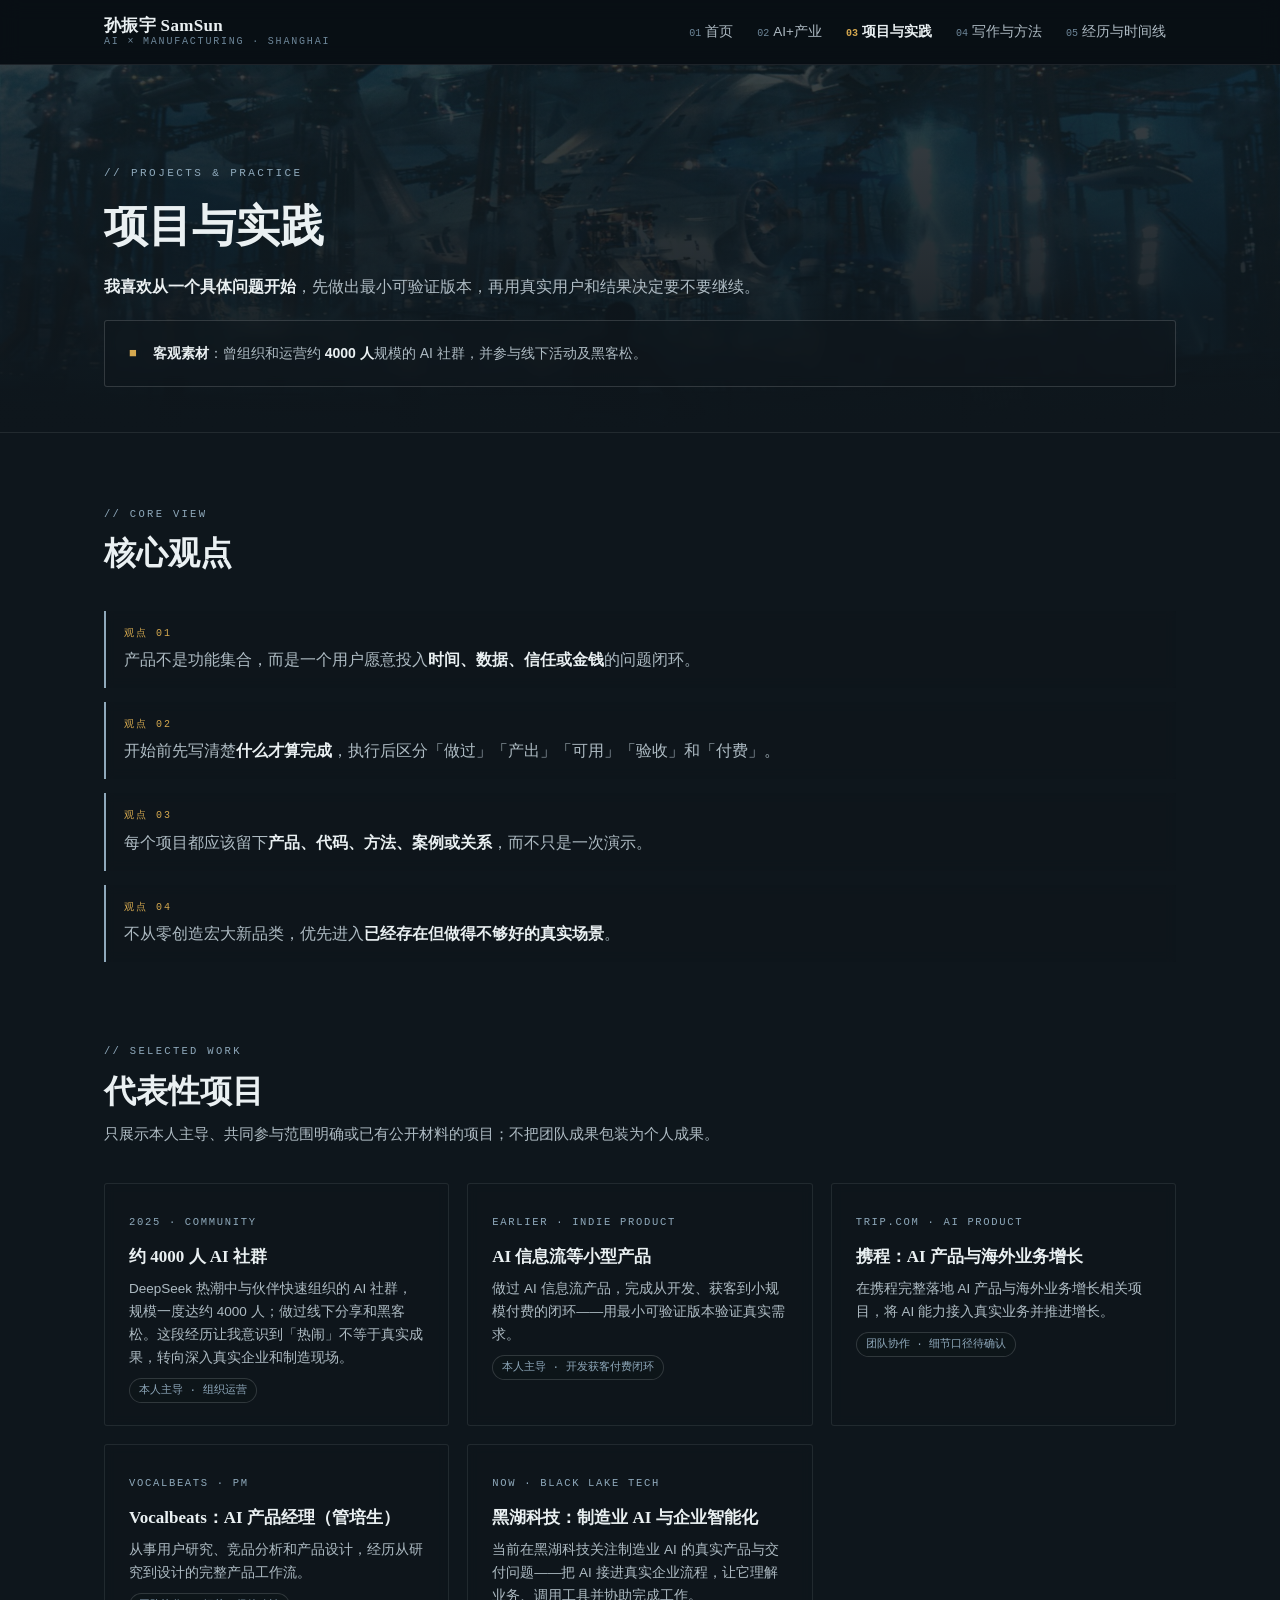
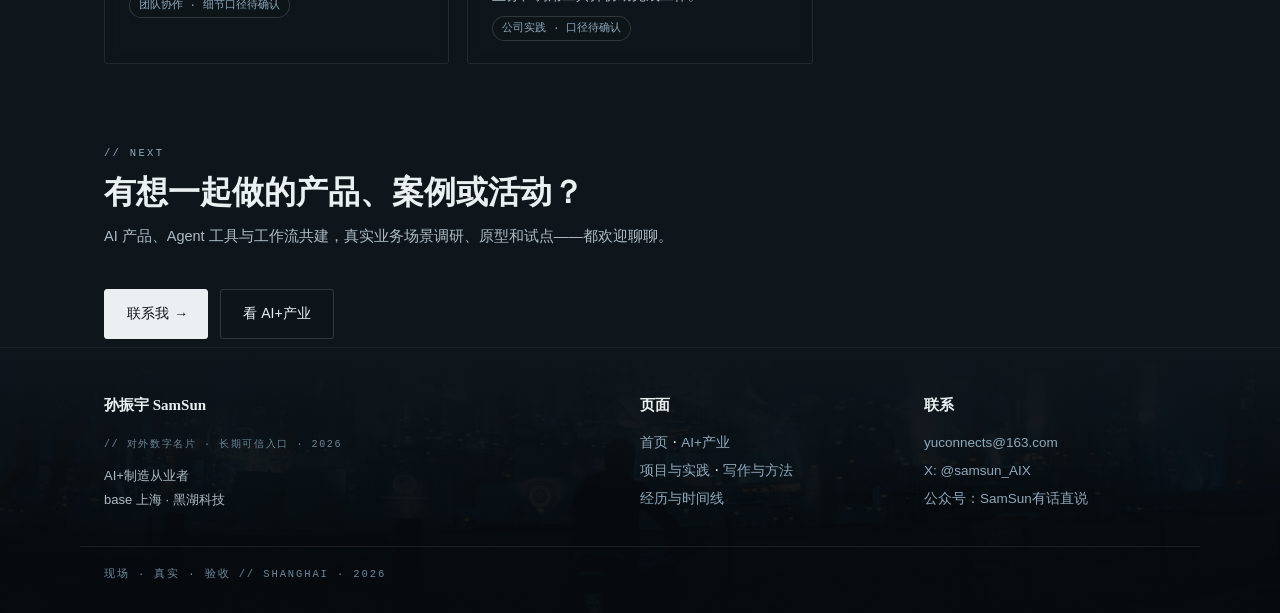
<file: projects.html>
﻿<!DOCTYPE html>
<html lang="zh-CN">
<head>
<meta charset="UTF-8">
<meta name="viewport" content="width=device-width, initial-scale=1.0">
<title>项目与实践 · 孙振宇 SamSun</title>
<meta name="description" content="SamSun 的项目与实践：4000 人规模的 AI 社群、AI 信息流等小型产品、携程与 Vocalbeats 的 AI 产品工作。从一个具体问题开始，先做最小可验证版本，再用真实用户和结果决定要不要继续。">
<meta property="og:title" content="项目与实践 · 孙振宇 SamSun">
<meta property="og:description" content="从一个具体问题开始，先做出最小可验证版本，再用真实用户和结果决定要不要继续。">
<meta property="og:image" content="assets/images/og-1200.jpg">
<meta property="og:type" content="website">
<link rel="icon" href="assets/favicon.svg" type="image/svg+xml">
<link rel="stylesheet" href="assets/site.css">
</head>
<body>
<a class="skip-link" href="#main">跳到主要内容</a>

<header class="site-header" id="siteHeader">
  <div class="header-inner">
    <a class="brand" href="index.html">
      <span class="b-zh">孙振宇 SamSun</span>
      <span class="b-en">AI × Manufacturing · Shanghai</span>
    </a>
    <nav class="main-nav" aria-label="主导航">
      <a href="index.html"><span class="no">01</span>首页</a>
      <a href="ai-industry.html"><span class="no">02</span>AI+产业</a>
      <a href="projects.html" aria-current="page"><span class="no">03</span>项目与实践</a>
      <a href="writing.html"><span class="no">04</span>写作与方法</a>
      <a href="journey.html"><span class="no">05</span>经历与时间线</a>
    </nav>
  </div>
</header>

<main id="main">

  <section class="page-hero" aria-label="项目与实践页面介绍">
    <div class="container">
      <div class="kicker">// PROJECTS &amp; PRACTICE</div>
      <h1>项目与实践</h1>
      <p class="lead"><b>我喜欢从一个具体问题开始</b>，先做出最小可验证版本，再用真实用户和结果决定要不要继续。</p>
      <div class="fact">
        <span class="f-ico">■</span>
        <p><b>客观素材</b>：曾组织和运营约 <b>4000 人</b>规模的 AI 社群，并参与线下活动及黑客松。</p>
      </div>
    </div>
  </section>

  <div class="container">

    <!-- 核心观点 -->
    <section class="section rv" aria-labelledby="vp-title">
      <div class="section-head">
        <span class="tag">// CORE VIEW</span>
        <h2 id="vp-title">核心观点</h2>
      </div>
      <div class="viewpoints">
        <div class="viewpoint">
          <span class="v-no">观点 01</span>
          <p>产品不是功能集合，而是一个用户愿意投入<b>时间、数据、信任或金钱</b>的问题闭环。</p>
        </div>
        <div class="viewpoint">
          <span class="v-no">观点 02</span>
          <p>开始前先写清楚<b>什么才算完成</b>，执行后区分「做过」「产出」「可用」「验收」和「付费」。</p>
        </div>
        <div class="viewpoint">
          <span class="v-no">观点 03</span>
          <p>每个项目都应该留下<b>产品、代码、方法、案例或关系</b>，而不只是一次演示。</p>
        </div>
        <div class="viewpoint">
          <span class="v-no">观点 04</span>
          <p>不从零创造宏大新品类，优先进入<b>已经存在但做得不够好的真实场景</b>。</p>
        </div>
      </div>
    </section>

    <!-- 项目 -->
    <section class="section rv" aria-labelledby="proj-title">
      <div class="section-head">
        <span class="tag">// SELECTED WORK</span>
        <h2 id="proj-title">代表性项目</h2>
        <p class="sec-note">只展示本人主导、共同参与范围明确或已有公开材料的项目；不把团队成果包装为个人成果。</p>
      </div>
      <div class="mini-grid">
        <div class="mini">
          <span class="mini-year">2025 · COMMUNITY</span>
          <h3>约 4000 人 AI 社群</h3>
          <p>DeepSeek 热潮中与伙伴快速组织的 AI 社群，规模一度达约 4000 人；做过线下分享和黑客松。这段经历让我意识到「热闹」不等于真实成果，转向深入真实企业和制造现场。</p>
          <span class="tl-tag">本人主导 · 组织运营</span>
        </div>
        <div class="mini">
          <span class="mini-year">EARLIER · INDIE PRODUCT</span>
          <h3>AI 信息流等小型产品</h3>
          <p>做过 AI 信息流产品，完成从开发、获客到小规模付费的闭环——用最小可验证版本验证真实需求。</p>
          <span class="tl-tag">本人主导 · 开发获客付费闭环</span>
        </div>
        <div class="mini">
          <span class="mini-year">TRIP.COM · AI PRODUCT</span>
          <h3>携程：AI 产品与海外业务增长</h3>
          <p>在携程完整落地 AI 产品与海外业务增长相关项目，将 AI 能力接入真实业务并推进增长。</p>
          <span class="tl-tag">团队协作 · 细节口径待确认</span>
        </div>
        <div class="mini">
          <span class="mini-year">VOCALBEATS · PM</span>
          <h3>Vocalbeats：AI 产品经理（管培生）</h3>
          <p>从事用户研究、竞品分析和产品设计，经历从研究到设计的完整产品工作流。</p>
          <span class="tl-tag">团队协作 · 细节口径待确认</span>
        </div>
        <div class="mini">
          <span class="mini-year">NOW · BLACK LAKE TECH</span>
          <h3>黑湖科技：制造业 AI 与企业智能化</h3>
          <p>当前在黑湖科技关注制造业 AI 的真实产品与交付问题——把 AI 接进真实企业流程，让它理解业务、调用工具并协助完成工作。</p>
          <span class="tl-tag">公司实践 · 口径待确认</span>
        </div>
      </div>
    </section>

    <section class="section rv" aria-labelledby="next-title">
      <div class="section-head">
        <span class="tag">// NEXT</span>
        <h2 id="next-title">有想一起做的产品、案例或活动？</h2>
        <p class="sec-note">AI 产品、Agent 工具与工作流共建，真实业务场景调研、原型和试点——都欢迎聊聊。</p>
      </div>
      <div class="hero-cta">
        <a class="btn btn-primary" href="index.html#contact">联系我 <span class="arr">→</span></a>
        <a class="btn" href="ai-industry.html">看 AI+产业</a>
      </div>
    </section>

  </div>

</main>

<footer class="site-footer">
  <div class="footer-inner">
    <div class="f-col">
      <b>孙振宇 SamSun</b>
      <span class="hud">// 对外数字名片 · 长期可信入口 · 2026</span>
      <p style="margin-top:8px">AI+制造从业者<br>base 上海 · 黑湖科技</p>
    </div>
    <div class="f-col">
      <b>页面</b>
      <a href="index.html">首页</a> · <a href="ai-industry.html">AI+产业</a><br>
      <a href="projects.html">项目与实践</a> · <a href="writing.html">写作与方法</a><br>
      <a href="journey.html">经历与时间线</a>
    </div>
    <div class="f-col">
      <b>联系</b>
      <a href="mailto:yuconnects@163.com">yuconnects@163.com</a><br>
      <a href="https://x.com/samsun_AIX" target="_blank" rel="noopener">X: @samsun_AIX</a><br>
      <a href="index.html#contact">公众号：SamSun有话直说</a>
    </div>
  </div>
  <div class="foot-sig">现场 · 真实 · 验收 // SHANGHAI · 2026</div>
</footer>

<script src="assets/site.js"></script>
</body>
</html>
</file>
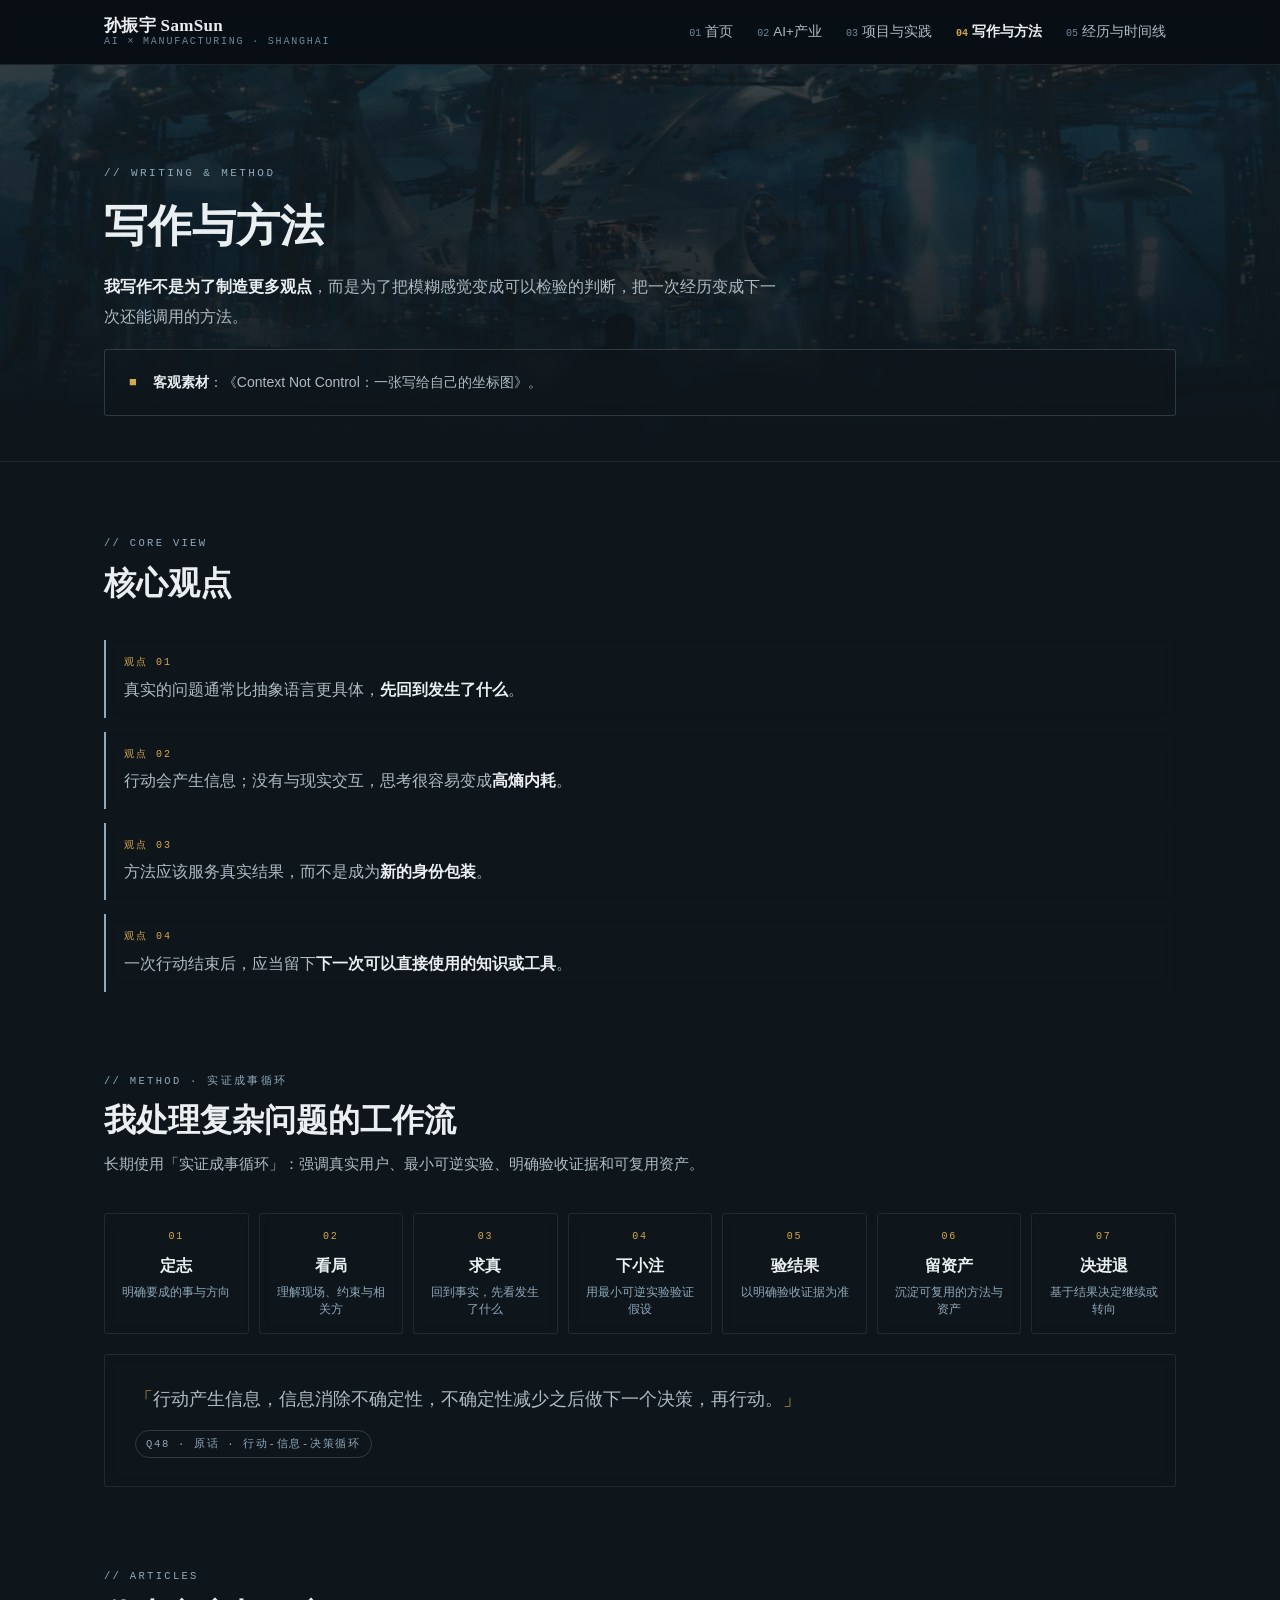
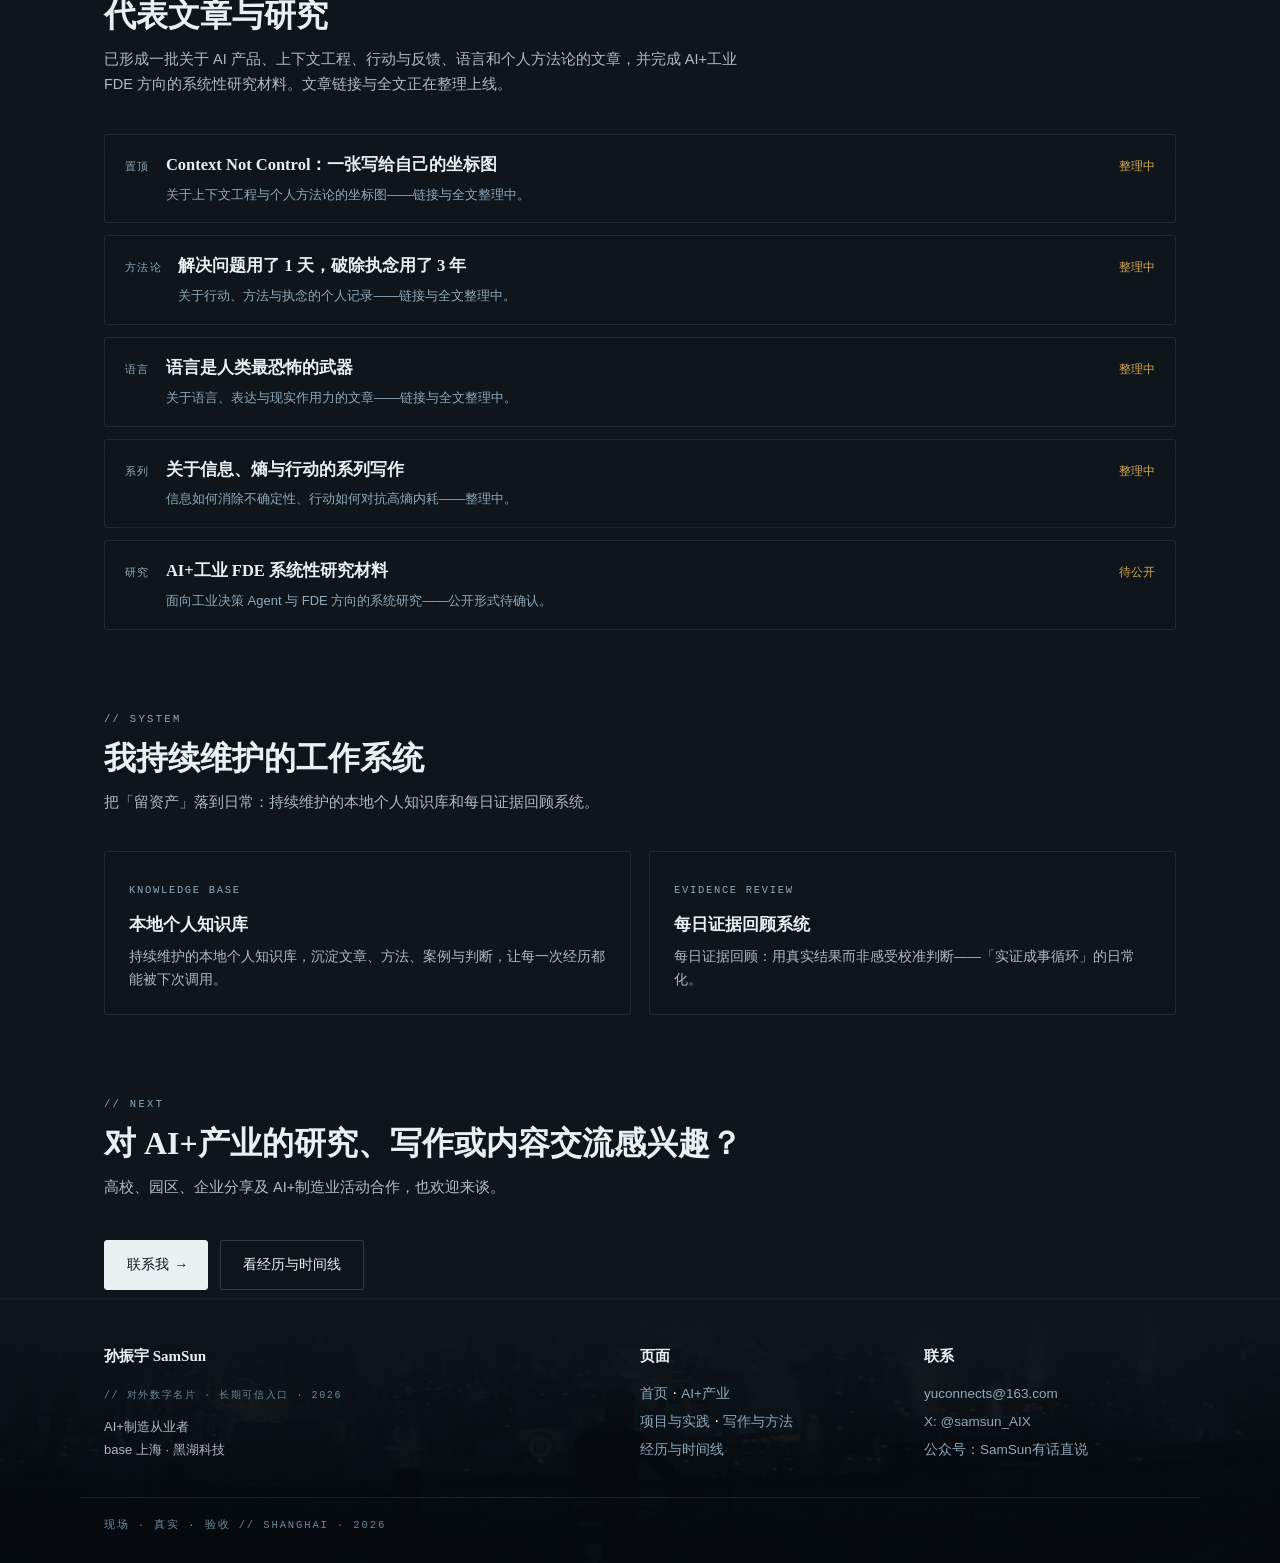
<file: writing.html>
﻿<!DOCTYPE html>
<html lang="zh-CN">
<head>
<meta charset="UTF-8">
<meta name="viewport" content="width=device-width, initial-scale=1.0">
<title>写作与方法 · 孙振宇 SamSun</title>
<meta name="description" content="SamSun 的写作与方法：实证成事循环（定志→看局→求真→下小注→验结果→留资产→决进退）；关于 AI 产品、上下文工程、行动与反馈、语言和个人方法论的文章；《Context Not Control：一张写给自己的坐标图》。">
<meta property="og:title" content="写作与方法 · 孙振宇 SamSun">
<meta property="og:description" content="把模糊感觉变成可以检验的判断，把一次经历变成下一次还能调用的方法。">
<meta property="og:image" content="assets/images/og-1200.jpg">
<meta property="og:type" content="website">
<link rel="icon" href="assets/favicon.svg" type="image/svg+xml">
<link rel="stylesheet" href="assets/site.css">
</head>
<body>
<a class="skip-link" href="#main">跳到主要内容</a>

<header class="site-header" id="siteHeader">
  <div class="header-inner">
    <a class="brand" href="index.html">
      <span class="b-zh">孙振宇 SamSun</span>
      <span class="b-en">AI × Manufacturing · Shanghai</span>
    </a>
    <nav class="main-nav" aria-label="主导航">
      <a href="index.html"><span class="no">01</span>首页</a>
      <a href="ai-industry.html"><span class="no">02</span>AI+产业</a>
      <a href="projects.html"><span class="no">03</span>项目与实践</a>
      <a href="writing.html" aria-current="page"><span class="no">04</span>写作与方法</a>
      <a href="journey.html"><span class="no">05</span>经历与时间线</a>
    </nav>
  </div>
</header>

<main id="main">

  <section class="page-hero" aria-label="写作与方法页面介绍">
    <div class="container">
      <div class="kicker">// WRITING &amp; METHOD</div>
      <h1>写作与方法</h1>
      <p class="lead"><b>我写作不是为了制造更多观点</b>，而是为了把模糊感觉变成可以检验的判断，把一次经历变成下一次还能调用的方法。</p>
      <div class="fact">
        <span class="f-ico">■</span>
        <p><b>客观素材</b>：《Context Not Control：一张写给自己的坐标图》。</p>
      </div>
    </div>
  </section>

  <div class="container">

    <!-- 核心观点 -->
    <section class="section rv" aria-labelledby="vp-title">
      <div class="section-head">
        <span class="tag">// CORE VIEW</span>
        <h2 id="vp-title">核心观点</h2>
      </div>
      <div class="viewpoints">
        <div class="viewpoint">
          <span class="v-no">观点 01</span>
          <p>真实的问题通常比抽象语言更具体，<b>先回到发生了什么</b>。</p>
        </div>
        <div class="viewpoint">
          <span class="v-no">观点 02</span>
          <p>行动会产生信息；没有与现实交互，思考很容易变成<b>高熵内耗</b>。</p>
        </div>
        <div class="viewpoint">
          <span class="v-no">观点 03</span>
          <p>方法应该服务真实结果，而不是成为<b>新的身份包装</b>。</p>
        </div>
        <div class="viewpoint">
          <span class="v-no">观点 04</span>
          <p>一次行动结束后，应当留下<b>下一次可以直接使用的知识或工具</b>。</p>
        </div>
      </div>
    </section>

    <!-- 方法论 -->
    <section class="section rv" aria-labelledby="method-title">
      <div class="section-head">
        <span class="tag">// METHOD · 实证成事循环</span>
        <h2 id="method-title">我处理复杂问题的工作流</h2>
        <p class="sec-note">长期使用「实证成事循环」：强调真实用户、最小可逆实验、明确验收证据和可复用资产。</p>
      </div>
      <div class="loop">
        <div class="loop-step"><span class="ls-no">01</span><span class="ls-name">定志</span><span class="ls-desc">明确要成的事与方向</span></div>
        <div class="loop-step"><span class="ls-no">02</span><span class="ls-name">看局</span><span class="ls-desc">理解现场、约束与相关方</span></div>
        <div class="loop-step"><span class="ls-no">03</span><span class="ls-name">求真</span><span class="ls-desc">回到事实，先看发生了什么</span></div>
        <div class="loop-step"><span class="ls-no">04</span><span class="ls-name">下小注</span><span class="ls-desc">用最小可逆实验验证假设</span></div>
        <div class="loop-step"><span class="ls-no">05</span><span class="ls-name">验结果</span><span class="ls-desc">以明确验收证据为准</span></div>
        <div class="loop-step"><span class="ls-no">06</span><span class="ls-name">留资产</span><span class="ls-desc">沉淀可复用的方法与资产</span></div>
        <div class="loop-step"><span class="ls-no">07</span><span class="ls-name">决进退</span><span class="ls-desc">基于结果决定继续或转向</span></div>
      </div>
      <blockquote class="quote-block" style="margin-top:20px">
        <p><span class="q-open">「</span>行动产生信息，信息消除不确定性，不确定性减少之后做下一个决策，再行动。<span class="q-close">」</span></p>
        <span class="q-tag">Q48 · 原话 · 行动-信息-决策循环</span>
      </blockquote>
    </section>

    <!-- 文章 -->
    <section class="section rv" aria-labelledby="art-title">
      <div class="section-head">
        <span class="tag">// ARTICLES</span>
        <h2 id="art-title">代表文章与研究</h2>
        <p class="sec-note">已形成一批关于 AI 产品、上下文工程、行动与反馈、语言和个人方法论的文章，并完成 AI+工业 FDE 方向的系统性研究材料。文章链接与全文正在整理上线。</p>
      </div>
      <div class="article-list">
        <a class="article" href="#featured" aria-disabled="true">
          <span class="a-no">置顶</span>
          <span class="a-body">
            <h3>Context Not Control：一张写给自己的坐标图</h3>
            <p>关于上下文工程与个人方法论的坐标图——链接与全文整理中。</p>
          </span>
          <span class="a-go">整理中</span>
        </a>
        <a class="article" href="#art-tian" aria-disabled="true">
          <span class="a-no">方法论</span>
          <span class="a-body">
            <h3>解决问题用了 1 天，破除执念用了 3 年</h3>
            <p>关于行动、方法与执念的个人记录——链接与全文整理中。</p>
          </span>
          <span class="a-go">整理中</span>
        </a>
        <a class="article" href="#art-language" aria-disabled="true">
          <span class="a-no">语言</span>
          <span class="a-body">
            <h3>语言是人类最恐怖的武器</h3>
            <p>关于语言、表达与现实作用力的文章——链接与全文整理中。</p>
          </span>
          <span class="a-go">整理中</span>
        </a>
        <a class="article" href="#art-entropy" aria-disabled="true">
          <span class="a-no">系列</span>
          <span class="a-body">
            <h3>关于信息、熵与行动的系列写作</h3>
            <p>信息如何消除不确定性、行动如何对抗高熵内耗——整理中。</p>
          </span>
          <span class="a-go">整理中</span>
        </a>
        <a class="article" href="#art-fde" aria-disabled="true">
          <span class="a-no">研究</span>
          <span class="a-body">
            <h3>AI+工业 FDE 系统性研究材料</h3>
            <p>面向工业决策 Agent 与 FDE 方向的系统研究——公开形式待确认。</p>
          </span>
          <span class="a-go">待公开</span>
        </a>
      </div>
    </section>

    <!-- 工作系统 -->
    <section class="section rv" aria-labelledby="sys-title">
      <div class="section-head">
        <span class="tag">// SYSTEM</span>
        <h2 id="sys-title">我持续维护的工作系统</h2>
        <p class="sec-note">把「留资产」落到日常：持续维护的本地个人知识库和每日证据回顾系统。</p>
      </div>
      <div class="mini-grid">
        <div class="mini">
          <span class="mini-year">KNOWLEDGE BASE</span>
          <h3>本地个人知识库</h3>
          <p>持续维护的本地个人知识库，沉淀文章、方法、案例与判断，让每一次经历都能被下次调用。</p>
        </div>
        <div class="mini">
          <span class="mini-year">EVIDENCE REVIEW</span>
          <h3>每日证据回顾系统</h3>
          <p>每日证据回顾：用真实结果而非感受校准判断——「实证成事循环」的日常化。</p>
        </div>
      </div>
    </section>

    <section class="section rv" aria-labelledby="next-title">
      <div class="section-head">
        <span class="tag">// NEXT</span>
        <h2 id="next-title">对 AI+产业的研究、写作或内容交流感兴趣？</h2>
        <p class="sec-note">高校、园区、企业分享及 AI+制造业活动合作，也欢迎来谈。</p>
      </div>
      <div class="hero-cta">
        <a class="btn btn-primary" href="index.html#contact">联系我 <span class="arr">→</span></a>
        <a class="btn" href="journey.html">看经历与时间线</a>
      </div>
    </section>

  </div>

</main>

<footer class="site-footer">
  <div class="footer-inner">
    <div class="f-col">
      <b>孙振宇 SamSun</b>
      <span class="hud">// 对外数字名片 · 长期可信入口 · 2026</span>
      <p style="margin-top:8px">AI+制造从业者<br>base 上海 · 黑湖科技</p>
    </div>
    <div class="f-col">
      <b>页面</b>
      <a href="index.html">首页</a> · <a href="ai-industry.html">AI+产业</a><br>
      <a href="projects.html">项目与实践</a> · <a href="writing.html">写作与方法</a><br>
      <a href="journey.html">经历与时间线</a>
    </div>
    <div class="f-col">
      <b>联系</b>
      <a href="mailto:yuconnects@163.com">yuconnects@163.com</a><br>
      <a href="https://x.com/samsun_AIX" target="_blank" rel="noopener">X: @samsun_AIX</a><br>
      <a href="index.html#contact">公众号：SamSun有话直说</a>
    </div>
  </div>
  <div class="foot-sig">现场 · 真实 · 验收 // SHANGHAI · 2026</div>
</footer>

<script src="assets/site.js"></script>
</body>
</html>
</file>
<file: assets/site.css>
/* ============================================================
   孙振宇 SamSun · 个人网站
   设计系统 v2：深色全站背景（hardcore-starship 星舰图）
   中性 / 冷静 / 低饱和 · 编辑/杂志感 · 极简
   背景：星舰图 fixed cover + 深墨蒙层；文字：雾白高对比
   强调：钢青 #8FA9BB · 证据琥珀金 #D4A84F（仅数字/结论）
   ============================================================ */

:root {
  --paper: #0E1418;              /* 深墨兜底色 */
  --paper-2: rgba(15, 22, 28, 0.55);  /* 玻璃卡片底 */
  --ink: #EAF0F2;                /* 主文字（雾白） */
  --ink-soft: #AEBBC3;           /* 次级文字 */
  --steel: #8FA9BB;              /* 主强调（亮钢青） */
  --steel-soft: #6E8799;
  --mist: rgba(255, 255, 255, 0.08);   /* 分隔/浅底 */
  --mist-2: rgba(255, 255, 255, 0.05);
  --signal: #D4A84F;             /* 证据琥珀金（提亮保证对比） */
  --line: rgba(234, 240, 242, 0.16);
  --line-soft: rgba(234, 240, 242, 0.09);
  --font-serif: "Noto Serif SC", "Source Han Serif SC", "Songti SC", "STSong", serif;
  --font-sans: "Noto Sans SC", "Source Han Sans SC", "PingFang SC", "Microsoft YaHei", sans-serif;
  --font-mono: "IBM Plex Mono", "Space Grotesk", "SF Mono", Consolas, monospace;
  --maxw: 1120px;
  --radius: 3px;
  --shadow: 0 1px 2px rgba(0, 0, 0, 0.35), 0 12px 32px rgba(0, 0, 0, 0.28);
}

* { margin: 0; padding: 0; box-sizing: border-box; }

html { scroll-behavior: smooth; }

/* ---------- 页面基底：纯色（参考陈子凌：背景图只用于 hero / page-hero / footer 区块） ---------- */
body {
  font-family: var(--font-sans);
  background: #0E161C;          /* 纯色基底，全站统一 */
  color: var(--ink);
  line-height: 1.75;
  font-size: 16px;
  -webkit-font-smoothing: antialiased;
  text-rendering: optimizeLegibility;
  position: relative;
  min-height: 100vh;
}

.site-header, main, .site-footer { position: relative; z-index: 1; }

/* ---------- 无障碍跳转 ---------- */
.skip-link {
  position: absolute; left: -999px; top: 8px; z-index: 100;
  background: var(--ink); color: var(--paper);
  padding: 8px 16px; border-radius: var(--radius);
}
.skip-link:focus { left: 8px; }

/* ---------- 页眉 ---------- */
.site-header {
  position: sticky; top: 0; z-index: 50;
  background: rgba(8, 13, 18, 0.72);
  backdrop-filter: blur(10px);
  -webkit-backdrop-filter: blur(10px);
  border-bottom: 1px solid var(--line-soft);
}
.header-inner {
  max-width: var(--maxw); margin: 0 auto; padding: 0 24px;
  height: 64px; display: flex; align-items: center; justify-content: space-between; gap: 16px;
}
.brand { display: flex; flex-direction: column; line-height: 1.2; text-decoration: none; color: var(--ink); }
.b-zh { font-family: var(--font-serif); font-weight: 600; font-size: 17px; letter-spacing: 0.02em; }
.b-en { font-family: var(--font-mono); font-size: 10px; letter-spacing: 0.18em; color: var(--steel-soft); text-transform: uppercase; }

.main-nav { display: flex; gap: 4px; align-items: center; flex-wrap: wrap; }
.main-nav a {
  text-decoration: none; color: var(--ink-soft);
  font-size: 13.5px; padding: 6px 10px; border-radius: var(--radius);
  transition: color 0.2s, background 0.2s; white-space: nowrap;
}
.main-nav a .no { font-family: var(--font-mono); font-size: 10px; color: var(--steel-soft); margin-right: 4px; }
.main-nav a:hover { color: var(--ink); background: var(--mist); }
.main-nav a[aria-current="page"] { color: var(--ink); font-weight: 600; }
.main-nav a[aria-current="page"] .no { color: var(--signal); }

/* ---------- 布局容器 ---------- */
.container { max-width: var(--maxw); margin: 0 auto; padding: 0 24px; }

/* ---------- 首页 hero：星舰背景图 + 双层蒙层（参照陈子凌处理） ---------- */
.hero {
  position: relative;
  min-height: 100svh; min-height: 100vh;
  display: flex; align-items: center;
  background-image: url("images/bg-starship.jpg");
  background-size: cover;
  background-position: center 58%;
  padding: clamp(92px, 12vh, 126px) 0 clamp(44px, 6vh, 72px);
  overflow: hidden;
}
.hero::before {
  content: ""; position: absolute; inset: 0;
  /* 线性蒙层：顶部深保导航可读，中部透出星舰，底部渐深过渡到纯色内容区 */
  background: linear-gradient(180deg,
    rgba(8, 13, 18, 0.80) 0%,
    rgba(8, 13, 18, 0.46) 40%,
    rgba(8, 13, 18, 0.38) 62%,
    rgba(14, 22, 28, 0.92) 100%);
}
.hero::after {
  content: ""; position: absolute; inset: 0; pointer-events: none;
  /* 径向蒙层：四角压暗收边，文字区保持通透 */
  background: radial-gradient(130% 120% at 50% 26%, transparent 52%, rgba(8, 13, 18, 0.42) 100%);
}
.hero-inner {
  position: relative; z-index: 3;
  max-width: var(--maxw); margin: 0 auto; padding: 0 24px;
  width: 100%;
}
.kicker {
  font-family: var(--font-mono); font-size: 11px; letter-spacing: 0.22em;
  color: var(--steel); text-transform: uppercase; margin-bottom: 28px;
}
.hero h1 { font-family: var(--font-serif); font-weight: 600; font-size: clamp(40px, 6vw, 64px); line-height: 1.12; letter-spacing: 0.01em; }
.hero h1 .zh { display: block; }
.hero h1 .en { display: block; font-size: 0.42em; font-weight: 400; color: var(--steel); font-family: var(--font-mono); letter-spacing: 0.16em; margin-top: 10px; text-transform: uppercase; }
.role {
  margin-top: 22px; font-size: clamp(16px, 2.2vw, 20px); color: var(--ink);
  font-weight: 500;
}
.role b { color: var(--ink); font-weight: 600; }
.hero-sub {
  margin-top: 14px; max-width: 620px; color: var(--ink-soft); font-size: 15px;
}
.hero-sub b { color: var(--ink); font-weight: 600; }

/* 记忆点（玻璃卡） */
.memory {
  margin-top: 40px; padding: 22px 24px; border-left: 2px solid var(--signal);
  background: var(--paper-2);
  backdrop-filter: blur(6px);
  -webkit-backdrop-filter: blur(6px);
  border-radius: 0 var(--radius) var(--radius) 0;
  border: 1px solid var(--line-soft);
  border-left: 2px solid var(--signal);
}
.memory .m-tag { font-family: var(--font-mono); font-size: 10px; letter-spacing: 0.2em; color: var(--signal); text-transform: uppercase; display: block; margin-bottom: 6px; }
.memory p { font-family: var(--font-serif); font-size: clamp(17px, 2.4vw, 21px); line-height: 1.6; color: var(--ink); }

.sign-line {
  margin-top: 28px; font-family: var(--font-serif); color: var(--steel); font-size: 14.5px; font-style: italic;
}

.hero-cta { margin-top: 40px; display: flex; gap: 12px; flex-wrap: wrap; }
.btn {
  display: inline-block; padding: 11px 22px; border-radius: var(--radius);
  text-decoration: none; font-size: 14px; font-weight: 500;
  border: 1px solid var(--line); color: var(--ink); background: rgba(14, 20, 24, 0.35);
  transition: all 0.2s;
}
.btn:hover { border-color: var(--steel); background: rgba(14, 20, 24, 0.6); }
.btn .arr { font-family: var(--font-mono); margin-left: 4px; }
.btn-primary { background: var(--ink); color: #0E1418; border-color: var(--ink); }
.btn-primary:hover { background: var(--steel); border-color: var(--steel); color: #0E1418; }
.btn-signal { background: transparent; color: var(--signal); border-color: var(--signal); }
.btn-signal:hover { background: var(--signal); color: #0E1418; }

/* 星舰签名行（hero 底部） */
.hero-sign {
  margin-top: 56px; padding-top: 18px; border-top: 1px solid var(--line-soft);
  display: flex; justify-content: space-between; gap: 12px; flex-wrap: wrap;
  font-family: var(--font-mono); font-size: 10.5px; letter-spacing: 0.2em;
  color: var(--steel); text-transform: uppercase;
}
.hero-sign em { font-style: normal; color: var(--signal); }

/* ---------- 区块 ---------- */
.section { padding: 72px 0 8px; }
.section-head { margin-bottom: 36px; }
.tag {
  font-family: var(--font-mono); font-size: 10.5px; letter-spacing: 0.22em;
  color: var(--steel); text-transform: uppercase; display: block; margin-bottom: 10px;
}
.section-head h2 { font-family: var(--font-serif); font-weight: 600; font-size: clamp(24px, 3.4vw, 32px); line-height: 1.3; }
.sec-note { margin-top: 10px; color: var(--ink-soft); font-size: 14.5px; max-width: 640px; }
.sec-note a { color: var(--steel); }

/* 引用块（玻璃卡） */
.quote-block {
  padding: 28px 30px; background: var(--paper-2);
  backdrop-filter: blur(6px);
  -webkit-backdrop-filter: blur(6px);
  border: 1px solid var(--line-soft);
  border-radius: var(--radius); position: relative;
}
.quote-block p { font-family: var(--font-serif); font-size: clamp(15.5px, 2vw, 17.5px); line-height: 1.85; color: var(--ink-soft); }
.quote-block p b { color: var(--ink); }
.quote-block .q-open { color: var(--signal); font-family: var(--font-serif); }
.quote-block .q-close { color: var(--signal); font-family: var(--font-serif); }
.q-tag {
  display: inline-block; margin-top: 14px; font-family: var(--font-mono); font-size: 10.5px;
  letter-spacing: 0.16em; color: var(--steel); text-transform: uppercase;
  border: 1px solid var(--line); padding: 4px 10px; border-radius: 999px;
}
.quote-block a { color: var(--steel); white-space: nowrap; }

/* 数字证据条 */
.stats { display: grid; grid-template-columns: repeat(auto-fit, minmax(140px, 1fr)); gap: 16px; margin-top: 32px; }
.stat {
  border: 1px solid var(--line-soft); border-radius: var(--radius); padding: 18px 20px;
  background: var(--paper-2);
  backdrop-filter: blur(6px);
  -webkit-backdrop-filter: blur(6px);
}
.stat .n { font-family: var(--font-mono); font-size: 30px; color: var(--signal); font-weight: 500; display: block; line-height: 1.2; }
.stat .l { font-size: 12.5px; color: var(--ink-soft); margin-top: 6px; display: block; }

/* 路线入口 */
.routes { display: grid; grid-template-columns: repeat(auto-fit, minmax(280px, 1fr)); gap: 18px; }
.route {
  display: block; text-decoration: none; color: inherit;
  border: 1px solid var(--line-soft); border-radius: var(--radius); padding: 26px 26px 22px;
  background: var(--paper-2);
  backdrop-filter: blur(6px);
  -webkit-backdrop-filter: blur(6px);
  transition: transform 0.2s, box-shadow 0.2s, border-color 0.2s;
  position: relative; overflow: hidden;
}
.route:hover { transform: translateY(-3px); box-shadow: var(--shadow); border-color: var(--steel); }
.r-no { font-family: var(--font-mono); font-size: 10px; letter-spacing: 0.18em; color: var(--signal); text-transform: uppercase; }
.route h3 { font-family: var(--font-serif); font-weight: 600; font-size: 20px; margin: 10px 0 8px; }
.route p { font-size: 13.5px; color: var(--ink-soft); line-height: 1.7; }
.route .go { display: block; margin-top: 16px; font-size: 13px; color: var(--steel); font-weight: 500; }
.route .go .arr { font-family: var(--font-mono); }

/* 迷你卡片 */
.mini-grid { display: grid; grid-template-columns: repeat(auto-fit, minmax(260px, 1fr)); gap: 18px; }
.mini {
  border: 1px solid var(--line-soft); border-radius: var(--radius); padding: 22px 24px;
  background: var(--paper-2);
  backdrop-filter: blur(6px);
  -webkit-backdrop-filter: blur(6px);
}
.mini-year { font-family: var(--font-mono); font-size: 10.5px; letter-spacing: 0.16em; color: var(--steel); text-transform: uppercase; }
.mini h3 { font-family: var(--font-serif); font-weight: 600; font-size: 17px; margin: 8px 0 6px; }
.mini p { font-size: 13.5px; color: var(--ink-soft); line-height: 1.7; }

/* 芯片标签 */
.chip-row { display: flex; flex-wrap: wrap; gap: 8px; margin-top: 12px; }
.chip {
  font-size: 12px; color: var(--steel); border: 1px solid var(--line);
  padding: 4px 11px; border-radius: 999px; font-family: var(--font-mono);
  background: rgba(14, 20, 24, 0.3);
}

/* ---------- 内页 hero：星舰图淡墨装饰带（参照陈子凌处理） ---------- */
.page-hero {
  position: relative;
  padding: clamp(88px, 11vh, 120px) 0 clamp(44px, 5vh, 56px);
  border-bottom: 1px solid var(--line-soft);
  overflow: hidden;
}
.page-hero::before {
  content: ""; position: absolute; inset: 0;
  /* 背景图作为装饰带，低透明度淡入淡出 */
  background-image: url("images/bg-starship.jpg");
  background-size: cover;
  background-position: center 40%;
  opacity: 0.5;
  filter: saturate(0.78);
}
.page-hero::after {
  content: ""; position: absolute; inset: 0;
  /* 蒙层：从装饰带过渡到纯色内容区 */
  background: linear-gradient(180deg,
    rgba(14, 22, 28, 0.62) 0%,
    rgba(14, 22, 28, 0.80) 55%,
    #0E161C 100%);
}
.page-hero .container { position: relative; z-index: 2; }
.page-hero .kicker { margin-bottom: 16px; }
.page-hero h1 { font-family: var(--font-serif); font-weight: 600; font-size: clamp(30px, 4.5vw, 44px); line-height: 1.25; max-width: 800px; }
.page-hero .lead { margin-top: 18px; font-size: 16px; color: var(--ink-soft); max-width: 680px; line-height: 1.85; }
.page-hero .lead b { color: var(--ink); }

/* 观点条 */
.viewpoints { display: grid; gap: 14px; margin-top: 30px; }
.viewpoint {
  border-left: 2px solid var(--steel); padding: 14px 18px; background: var(--paper-2);
  backdrop-filter: blur(6px);
  -webkit-backdrop-filter: blur(6px);
  border-radius: 0 var(--radius) var(--radius) 0;
}
.viewpoint .v-no { font-family: var(--font-mono); font-size: 10px; letter-spacing: 0.2em; color: var(--signal); display: block; margin-bottom: 4px; }
.viewpoint p { font-family: var(--font-serif); font-size: 15.5px; line-height: 1.8; color: var(--ink-soft); }
.viewpoint p b { color: var(--ink); }

/* 事实卡片 */
.fact {
  border: 1px solid var(--line); border-radius: var(--radius); padding: 20px 24px;
  background: var(--paper-2);
  backdrop-filter: blur(6px);
  -webkit-backdrop-filter: blur(6px);
  display: flex; gap: 16px; align-items: flex-start; margin-top: 18px;
}
.fact .f-ico { font-family: var(--font-mono); color: var(--signal); font-size: 13px; margin-top: 2px; }
.fact p { font-size: 14px; color: var(--ink-soft); line-height: 1.75; }
.fact b { color: var(--ink); }

/* 时间线 */
.timeline { margin-top: 20px; border-left: 1px solid var(--line); padding-left: 26px; display: grid; gap: 30px; }
.tl-item { position: relative; }
.tl-item::before {
  content: ""; position: absolute; left: -33px; top: 6px; width: 11px; height: 11px;
  border-radius: 50%; background: var(--paper); border: 2px solid var(--steel);
}
.tl-item:last-child::after {
  content: ""; position: absolute; left: -30px; top: 22px; bottom: -40px; width: 1px;
  background: linear-gradient(180deg, var(--line) 0%, transparent 100%);
}
.tl-year { font-family: var(--font-mono); font-size: 11px; letter-spacing: 0.16em; color: var(--signal); text-transform: uppercase; }
.tl-item h3 { font-family: var(--font-serif); font-weight: 600; font-size: 18px; margin: 6px 0 4px; }
.tl-item .tl-role { font-size: 13px; color: var(--steel); margin-bottom: 8px; }
.tl-item p { font-size: 14px; color: var(--ink-soft); line-height: 1.75; max-width: 680px; }
.tl-tag { display: inline-block; margin-top: 8px; font-size: 11px; color: var(--steel); border: 1px solid var(--line); padding: 2px 9px; border-radius: 999px; font-family: var(--font-mono); background: rgba(14, 20, 24, 0.3); }

/* 方法循环 */
.loop { display: flex; flex-wrap: wrap; gap: 10px; margin-top: 22px; }
.loop-step {
  flex: 1 1 120px; border: 1px solid var(--line-soft); border-radius: var(--radius);
  padding: 14px 16px; background: var(--paper-2);
  backdrop-filter: blur(6px);
  -webkit-backdrop-filter: blur(6px);
  text-align: center;
}
.loop-step .ls-no { font-family: var(--font-mono); font-size: 10px; color: var(--signal); display: block; letter-spacing: 0.18em; }
.loop-step .ls-name { font-family: var(--font-serif); font-weight: 600; font-size: 16px; margin-top: 6px; display: block; }
.loop-step .ls-desc { font-size: 11.5px; color: var(--steel); margin-top: 4px; display: block; line-height: 1.55; }

/* 文章列表 */
.article-list { display: grid; gap: 12px; margin-top: 22px; }
.article {
  display: flex; gap: 16px; align-items: baseline; text-decoration: none; color: inherit;
  border: 1px solid var(--line-soft); border-radius: var(--radius); padding: 16px 20px;
  background: var(--paper-2);
  backdrop-filter: blur(6px);
  -webkit-backdrop-filter: blur(6px);
  transition: border-color 0.2s, box-shadow 0.2s;
}
.article:hover { border-color: var(--steel); box-shadow: var(--shadow); }
.article .a-no { font-family: var(--font-mono); font-size: 10.5px; color: var(--steel); letter-spacing: 0.14em; white-space: nowrap; }
.article .a-body { flex: 1; }
.article h3 { font-family: var(--font-serif); font-weight: 600; font-size: 16.5px; }
.article p { font-size: 13px; color: var(--steel); margin-top: 4px; }
.article .a-go { font-family: var(--font-mono); color: var(--signal); font-size: 12px; }
.article.pending { opacity: 0.72; cursor: default; }
.article.pending:hover { box-shadow: none; border-color: var(--line-soft); }

/* 联系区块（透明玻璃面板，背景图透出） */
.contact-band { padding: 80px 0 72px; margin-top: 72px; border-top: 1px solid var(--line-soft); }
.contact-band .tag { color: var(--signal); }
.contact-band h2 { font-family: var(--font-serif); font-weight: 600; font-size: clamp(24px, 3.4vw, 34px); line-height: 1.35; max-width: 720px; }
.contact-band .c-sub { margin-top: 14px; color: var(--ink-soft); font-size: 15px; max-width: 640px; }
.contact-grid { display: grid; grid-template-columns: repeat(auto-fit, minmax(230px, 1fr)); gap: 18px; margin-top: 36px; }
.c-card {
  border: 1px solid var(--line-soft); border-radius: var(--radius);
  padding: 20px 22px; text-decoration: none; color: var(--ink);
  background: var(--paper-2);
  backdrop-filter: blur(8px);
  -webkit-backdrop-filter: blur(8px);
  transition: border-color 0.2s, background 0.2s;
}
.c-card:hover { border-color: var(--signal); background: rgba(15, 22, 28, 0.72); }
.c-card .c-type { font-family: var(--font-mono); font-size: 10px; letter-spacing: 0.2em; color: var(--signal); text-transform: uppercase; display: block; margin-bottom: 6px; }
.c-card .c-main { font-size: 16px; font-weight: 600; word-break: break-all; }
.c-card .c-note { font-size: 12.5px; color: var(--steel); margin-top: 6px; }
.want-row { display: flex; flex-wrap: wrap; gap: 8px; margin-top: 26px; }
.want-chip { font-size: 12.5px; color: var(--ink-soft); border: 1px solid var(--line); padding: 5px 12px; border-radius: 999px; background: rgba(14, 20, 24, 0.35); }
.want-chip b { color: var(--ink); font-weight: 600; }
.want-chip .w-no { font-family: var(--font-mono); font-size: 10px; color: var(--signal); margin-right: 4px; }

/* ---------- 页脚：星舰背景收尾（参照陈子凌处理） ---------- */
.site-footer {
  position: relative;
  background: rgba(6, 10, 14, 0.72);
  border-top: 1px solid var(--line-soft);
  padding: 44px 0 30px;
  overflow: hidden;
}
.site-footer::before {
  content: ""; position: absolute; inset: 0;
  background-image: url("images/bg-starship.jpg");
  background-size: cover;
  background-position: center 78%;
  opacity: 0.35;
  filter: saturate(0.78);
  pointer-events: none;
}
.site-footer::after {
  content: ""; position: absolute; inset: 0;
  background: linear-gradient(180deg, #0E161C 0%, rgba(6, 10, 14, 0.82) 55%, rgba(6, 10, 14, 0.9) 100%);
  pointer-events: none;
}
.footer-inner { position: relative; z-index: 2; max-width: var(--maxw); margin: 0 auto; padding: 0 24px; display: grid; grid-template-columns: 2fr 1fr 1fr; gap: 32px; }
.f-col b { font-family: var(--font-serif); font-weight: 600; font-size: 15px; display: block; margin-bottom: 10px; color: var(--ink); }
.f-col a { color: var(--steel); text-decoration: none; font-size: 13.5px; line-height: 2; }
.f-col a:hover { color: var(--ink); }
.f-col p { font-size: 13px; color: var(--ink-soft); line-height: 1.8; }
.hud { font-family: var(--font-mono); font-size: 10px; letter-spacing: 0.16em; color: var(--steel-soft); text-transform: uppercase; }
.foot-sig {
  position: relative; z-index: 2;
  max-width: var(--maxw); margin: 34px auto 0; padding: 18px 24px 0;
  border-top: 1px solid var(--line-soft); font-family: var(--font-mono);
  font-size: 10.5px; letter-spacing: 0.18em; color: var(--steel-soft); text-transform: uppercase;
}

/* ---------- 加载画面（星舰轨道 · 仅首页） ---------- */
.boot {
  position: fixed; inset: 0; z-index: 1000;
  background: rgba(8, 13, 18, 0.96);
  display: flex; align-items: center; justify-content: center;
  opacity: 1;
  transition: opacity 0.6s ease;
  backdrop-filter: blur(2px);
  -webkit-backdrop-filter: blur(2px);
}
.boot.done { opacity: 0; pointer-events: none; }
.boot-inner { text-align: center; }

.boot-orbit { position: relative; width: 96px; height: 96px; margin: 0 auto 30px; }
.orbit-ring {
  position: absolute; inset: 0; border-radius: 50%;
  border: 1px solid rgba(143, 169, 187, 0.28);
  animation: orbit-spin 4s linear infinite;
}
.orbit-ring::before {
  content: ""; position: absolute; top: -3px; left: 50%;
  width: 6px; height: 6px; margin-left: -3px; border-radius: 50%;
  background: var(--signal);
  box-shadow: 0 0 10px rgba(212, 168, 79, 0.75);
}
.orbit-ring-2 { inset: 14px; border-color: rgba(234, 240, 242, 0.12); animation: orbit-spin-rev 6s linear infinite; }
.orbit-ring-2::before { background: var(--steel); box-shadow: 0 0 8px rgba(143, 169, 187, 0.6); }
@keyframes orbit-spin { to { transform: rotate(360deg); } }
@keyframes orbit-spin-rev { to { transform: rotate(-360deg); } }

.boot-name { font-family: var(--font-serif); font-weight: 600; font-size: 27px; color: var(--ink); letter-spacing: 0.05em; }
.boot-name em { font-style: normal; font-family: var(--font-mono); color: var(--steel); font-size: 0.66em; letter-spacing: 0.16em; }
.boot-kicker { margin-top: 8px; font-family: var(--font-mono); font-size: 10px; letter-spacing: 0.32em; color: var(--steel-soft); text-transform: uppercase; }
.boot-line { width: 130px; height: 1px; margin: 24px auto 0; background: linear-gradient(90deg, transparent, rgba(212, 168, 79, 0.65), transparent); }
.boot-hint { margin-top: 18px; font-family: var(--font-mono); font-size: 10px; letter-spacing: 0.26em; color: var(--steel-soft); }
.dots b { animation: dot-blink 1.2s infinite; }
.dots b:nth-child(2) { animation-delay: 0.2s; }
.dots b:nth-child(3) { animation-delay: 0.4s; }
@keyframes dot-blink { 0%, 60%, 100% { opacity: 0.25; } 30% { opacity: 1; } }

/* ---------- 动效 ---------- */
.rv { opacity: 0; transform: translateY(18px); transition: opacity 0.55s ease, transform 0.55s ease; }
.rv.in { opacity: 1; transform: none; }
@media (prefers-reduced-motion: reduce) {
  html { scroll-behavior: auto; }
  .rv { opacity: 1; transform: none; transition: none; }
  * { animation: none !important; transition: none !important; }
  .boot { opacity: 1; }
}

/* ---------- 响应式 ---------- */
@media (max-width: 860px) {
  .header-inner { height: auto; padding: 12px 16px; flex-direction: column; align-items: flex-start; gap: 8px; }
  .main-nav { width: 100%; overflow-x: auto; padding-bottom: 4px; }
  .main-nav a { font-size: 12.5px; padding: 5px 8px; }
  .hero { min-height: auto; padding: 88px 0 64px; }
  .hero::before { background: linear-gradient(180deg, rgba(8,13,18,.82) 0%, rgba(8,13,18,.66) 50%, rgba(14,22,28,.94) 100%); }
  .hero-inner { padding: 0 20px; }
  .footer-inner { grid-template-columns: 1fr; gap: 22px; }
  .container { padding: 0 20px; }
  .section { padding: 52px 0 4px; }
  .tl-item::before { left: -31px; }
  .page-hero { padding: 64px 0 36px; }
}
</file>
